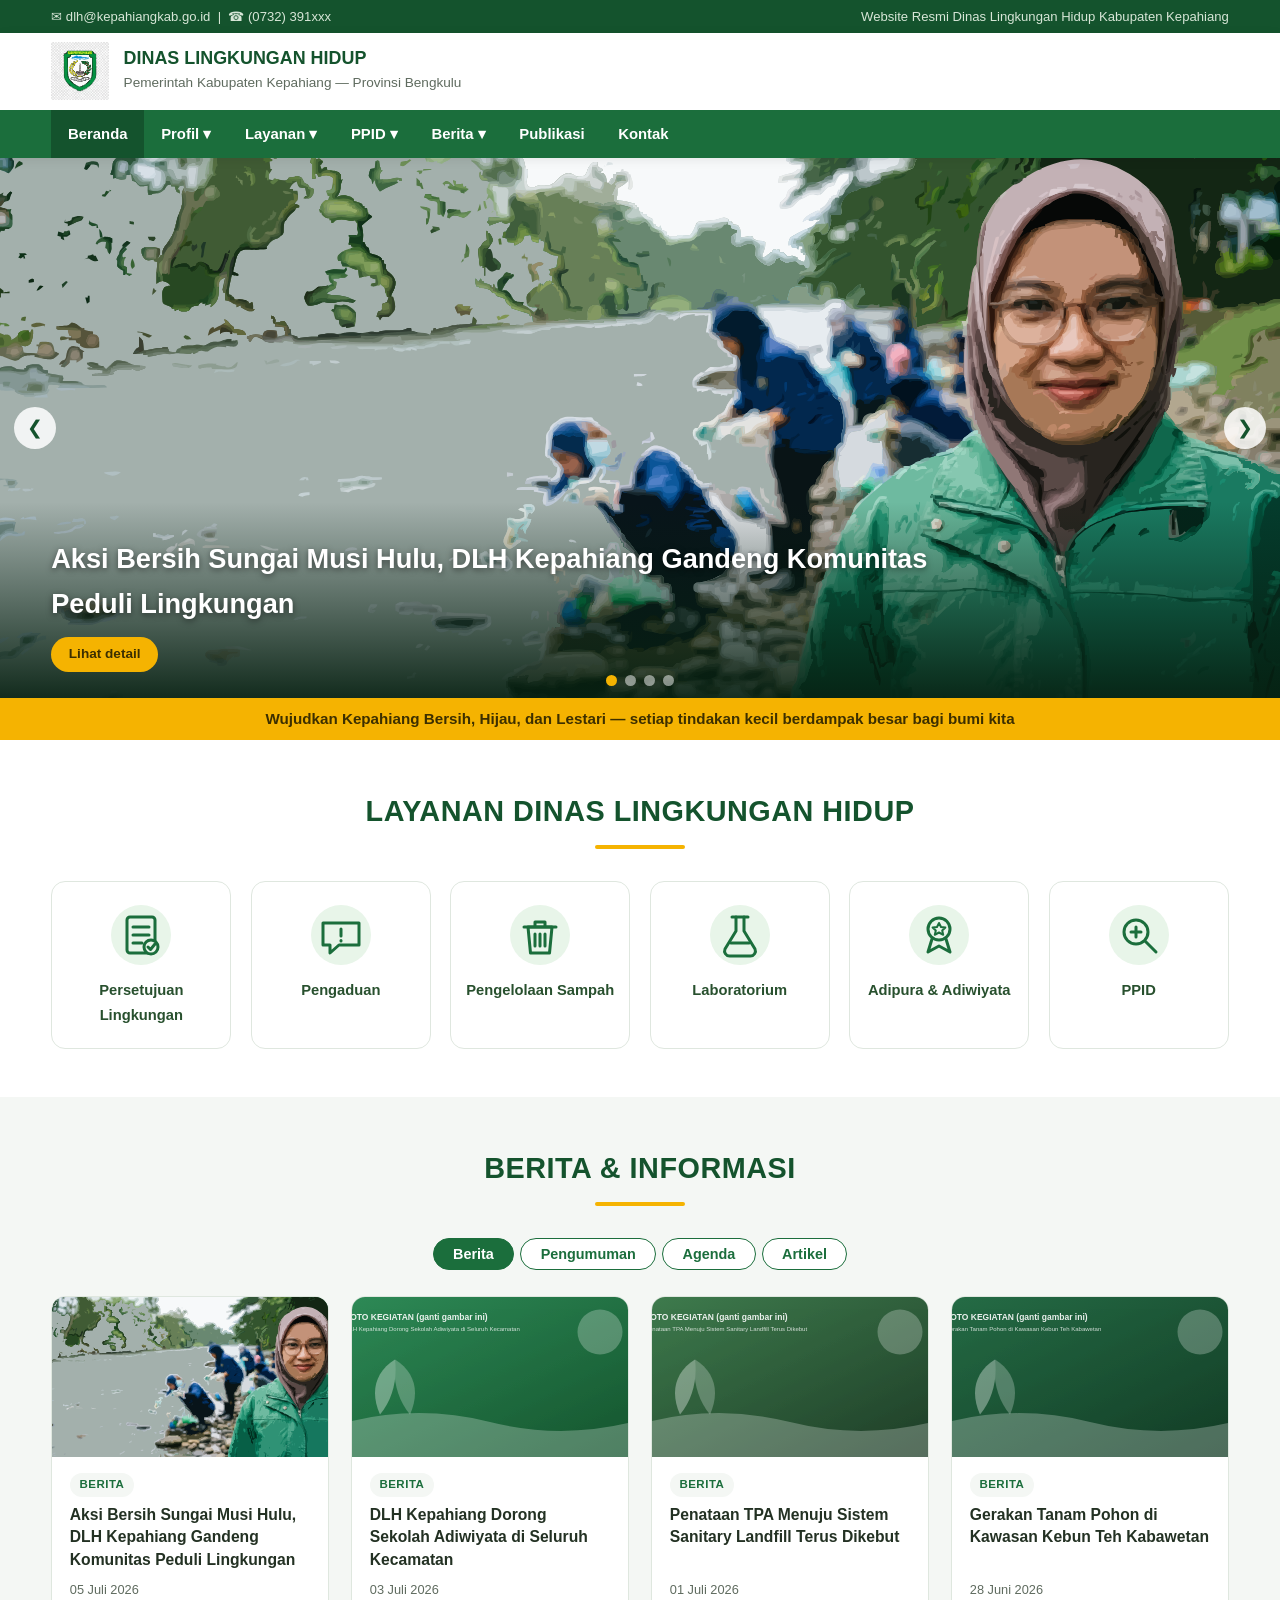
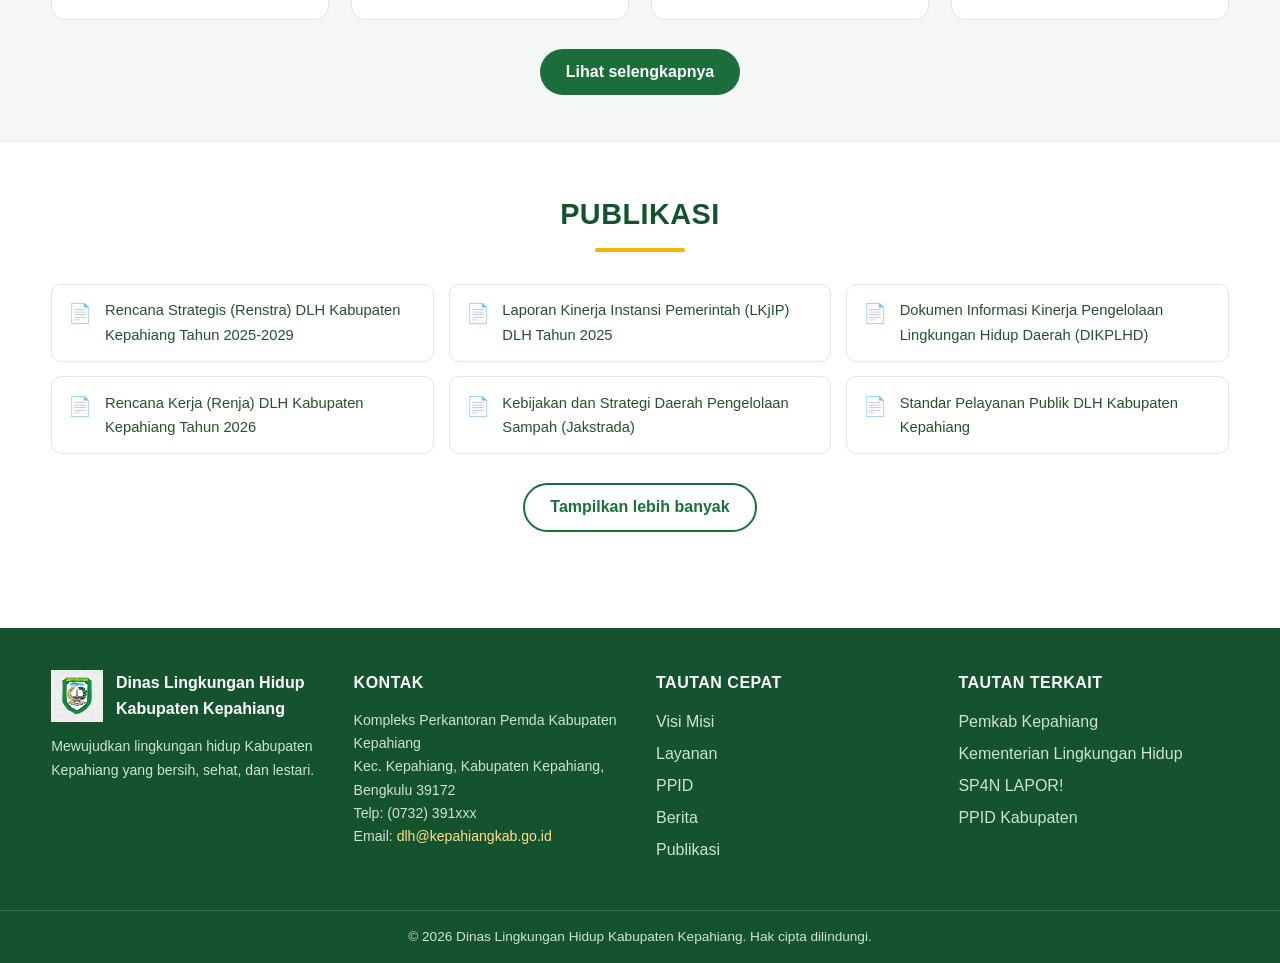
<file: index.html>
<!DOCTYPE html>
<html lang="id">
<head>
<meta charset="UTF-8">
<meta name="viewport" content="width=device-width, initial-scale=1.0">
<title>Beranda — Dinas Lingkungan Hidup Kabupaten Kepahiang</title>
<meta name="description" content="Website resmi Dinas Lingkungan Hidup Kabupaten Kepahiang — informasi layanan, berita, dan publikasi lingkungan hidup.">
<link rel="icon" type="image/svg+xml" href="assets/img/logo.svg">
<link rel="stylesheet" href="css/style.css">
</head>
<body>
<div class="topbar">
  <div class="container">
    <span>&#9993; dlh@kepahiangkab.go.id &nbsp;|&nbsp; &#9742; (0732) 391xxx</span>
    <span>Website Resmi Dinas Lingkungan Hidup Kabupaten Kepahiang</span>
  </div>
</div>
<header class="site">
  <div class="container brandbar">
    <img src="assets/img/logo.svg" alt="Logo Dinas Lingkungan Hidup Kabupaten Kepahiang">
    <div class="nama">
      <b>DINAS LINGKUNGAN HIDUP</b>
      <span>Pemerintah Kabupaten Kepahiang &mdash; Provinsi Bengkulu</span>
    </div>
  </div>
  <nav class="utama"><button id="tglMobile">&#9776; MENU</button><div class="container"><ul><li><a href="index.html" class="aktif">Beranda</a></li><li><a href="#">Profil &#9662;</a><ul><li><a href="profil-visi-misi.html">Visi Misi</a></li><li><a href="profil-tugas-fungsi.html">Tugas dan Fungsi</a></li><li><a href="profil-struktur.html">Struktur Organisasi</a></li><li><a href="profil-kepala-dinas.html">Profil Kepala Dinas</a></li></ul></li><li><a href="#">Layanan &#9662;</a><ul><li><a href="layanan.html#persetujuan">Persetujuan Lingkungan</a></li><li><a href="layanan.html#pengaduan">Pengaduan Lingkungan</a></li><li><a href="layanan.html#sampah">Pengelolaan Sampah</a></li><li><a href="layanan.html#laboratorium">Laboratorium Lingkungan</a></li><li><a href="layanan.html#adipura">Adipura &amp; Adiwiyata</a></li></ul></li><li><a href="#">PPID &#9662;</a><ul><li><a href="ppid.html#profil">Profil PPID</a></li><li><a href="ppid.html#dip">Daftar Informasi Publik</a></li><li><a href="ppid.html#prosedur">Prosedur Permohonan Informasi</a></li><li><a href="ppid.html#keberatan">Pengajuan Keberatan</a></li></ul></li><li><a href="#">Berita &#9662;</a><ul><li><a href="berita.html#berita">Berita</a></li><li><a href="berita.html#pengumuman">Pengumuman</a></li><li><a href="berita.html#agenda">Agenda</a></li><li><a href="berita.html#artikel">Artikel</a></li></ul></li><li><a href="publikasi.html">Publikasi</a></li><li><a href="kontak.html">Kontak</a></li></ul></div></nav>
</header>
<div class="hero"><div class="slide tampil">
<img src="assets/img/hero-1.svg" alt="Aksi Bersih Sungai Musi Hulu, DLH Kepahiang Gandeng Komunitas Peduli Lingkungan">
<div class="ket"><div class="container"><h2>Aksi Bersih Sungai Musi Hulu, DLH Kepahiang Gandeng Komunitas Peduli Lingkungan</h2>
<a class="detail" href="berita-detail.html">Lihat detail</a></div></div></div><div class="slide">
<img src="assets/img/hero-2.svg" alt="DLH Kepahiang Dorong Sekolah Adiwiyata di Seluruh Kecamatan">
<div class="ket"><div class="container"><h2>DLH Kepahiang Dorong Sekolah Adiwiyata di Seluruh Kecamatan</h2>
<a class="detail" href="berita-detail.html">Lihat detail</a></div></div></div><div class="slide">
<img src="assets/img/hero-3.svg" alt="Penataan TPA Menuju Sistem Sanitary Landfill Terus Dikebut">
<div class="ket"><div class="container"><h2>Penataan TPA Menuju Sistem Sanitary Landfill Terus Dikebut</h2>
<a class="detail" href="berita-detail.html">Lihat detail</a></div></div></div><div class="slide">
<img src="assets/img/hero-4.svg" alt="Gerakan Tanam Pohon di Kawasan Kebun Teh Kabawetan">
<div class="ket"><div class="container"><h2>Gerakan Tanam Pohon di Kawasan Kebun Teh Kabawetan</h2>
<a class="detail" href="berita-detail.html">Lihat detail</a></div></div></div>
<button class="nav prev" aria-label="Sebelumnya">&#10094;</button>
<button class="nav next" aria-label="Berikutnya">&#10095;</button>
<div class="titik"><button aria-label="Slide 1" class="on"></button><button aria-label="Slide 2"></button><button aria-label="Slide 3"></button><button aria-label="Slide 4"></button></div></div>
<div class="strip">Wujudkan Kepahiang Bersih, Hijau, dan Lestari &mdash; setiap tindakan kecil berdampak besar bagi bumi kita</div>
<section class="blok">
  <div class="container">
    <div class="judul-blok"><h2>Layanan Dinas Lingkungan Hidup</h2></div>
    <div class="layanan-grid"><a href="layanan.html#persetujuan"><img src="assets/img/icon-amdal.svg" alt="">Persetujuan Lingkungan</a><a href="layanan.html#pengaduan"><img src="assets/img/icon-pengaduan.svg" alt="">Pengaduan</a><a href="layanan.html#sampah"><img src="assets/img/icon-sampah.svg" alt="">Pengelolaan Sampah</a><a href="layanan.html#laboratorium"><img src="assets/img/icon-lab.svg" alt="">Laboratorium</a><a href="layanan.html#adipura"><img src="assets/img/icon-adipura.svg" alt="">Adipura &amp; Adiwiyata</a><a href="ppid.html"><img src="assets/img/icon-ppid.svg" alt="">PPID</a></div>
  </div>
</section>
<section class="blok krem" data-tabs="#gridBerita .kartu">
  <div class="container">
    <div class="judul-blok"><h2>Berita &amp; Informasi</h2></div>
    <div class="tabs">
      <button data-kat="berita" class="on">Berita</button>
      <button data-kat="pengumuman">Pengumuman</button>
      <button data-kat="agenda">Agenda</button>
      <button data-kat="artikel">Artikel</button>
    </div>
    <div class="kartu-grid" id="gridBerita"><article class="kartu" data-kat="berita">
<img src="assets/img/hero-1.svg" alt="">
<div class="isi"><span class="kat">Berita</span>
<h3><a href="berita-detail.html">Aksi Bersih Sungai Musi Hulu, DLH Kepahiang Gandeng Komunitas Peduli Lingkungan</a></h3>
<time>05 Juli 2026</time></div></article><article class="kartu" data-kat="berita">
<img src="assets/img/hero-2.svg" alt="">
<div class="isi"><span class="kat">Berita</span>
<h3><a href="berita-detail.html">DLH Kepahiang Dorong Sekolah Adiwiyata di Seluruh Kecamatan</a></h3>
<time>03 Juli 2026</time></div></article><article class="kartu" data-kat="berita">
<img src="assets/img/hero-3.svg" alt="">
<div class="isi"><span class="kat">Berita</span>
<h3><a href="berita-detail.html">Penataan TPA Menuju Sistem Sanitary Landfill Terus Dikebut</a></h3>
<time>01 Juli 2026</time></div></article><article class="kartu" data-kat="berita">
<img src="assets/img/hero-4.svg" alt="">
<div class="isi"><span class="kat">Berita</span>
<h3><a href="berita-detail.html">Gerakan Tanam Pohon di Kawasan Kebun Teh Kabawetan</a></h3>
<time>28 Juni 2026</time></div></article><article class="kartu" data-kat="pengumuman">
<img src="assets/img/hero-3.svg" alt="">
<div class="isi"><span class="kat">Pengumuman</span>
<h3><a href="berita-detail.html">Jadwal Pengangkutan Sampah Wilayah Perkotaan Kepahiang Bulan Juli 2026</a></h3>
<time>30 Juni 2026</time></div></article><article class="kartu" data-kat="pengumuman">
<img src="assets/img/hero-2.svg" alt="">
<div class="isi"><span class="kat">Pengumuman</span>
<h3><a href="berita-detail.html">Pendaftaran Calon Sekolah Adiwiyata Tingkat Kabupaten Tahun 2026</a></h3>
<time>20 Juni 2026</time></div></article><article class="kartu" data-kat="agenda">
<img src="assets/img/hero-1.svg" alt="">
<div class="isi"><span class="kat">Agenda</span>
<h3><a href="berita-detail.html">Sosialisasi Pemilahan Sampah Rumah Tangga di Kecamatan Tebat Karai</a></h3>
<time>17 Juli 2026</time></div></article><article class="kartu" data-kat="agenda">
<img src="assets/img/hero-4.svg" alt="">
<div class="isi"><span class="kat">Agenda</span>
<h3><a href="berita-detail.html">Peringatan Hari Mangrove Sedunia: Aksi Lingkungan Serentak</a></h3>
<time>25 Juli 2026</time></div></article><article class="kartu" data-kat="artikel">
<img src="assets/img/hero-3.svg" alt="">
<div class="isi"><span class="kat">Artikel</span>
<h3><a href="berita-detail.html">Mengenal Bank Sampah: Dari Sampah Menjadi Berkah</a></h3>
<time>15 Juni 2026</time></div></article><article class="kartu" data-kat="artikel">
<img src="assets/img/hero-1.svg" alt="">
<div class="isi"><span class="kat">Artikel</span>
<h3><a href="berita-detail.html">Mengapa Kualitas Air Sungai Penting bagi Kehidupan Kita?</a></h3>
<time>05 Juni 2026</time></div></article></div>
    <div class="tengah"><a class="tombol" href="berita.html">Lihat selengkapnya</a></div>
  </div>
</section>
<section class="blok">
  <div class="container">
    <div class="judul-blok"><h2>Publikasi</h2></div>
    <div class="pub-grid"><a href="#">Rencana Strategis (Renstra) DLH Kabupaten Kepahiang Tahun 2025-2029</a><a href="#">Laporan Kinerja Instansi Pemerintah (LKjIP) DLH Tahun 2025</a><a href="#">Dokumen Informasi Kinerja Pengelolaan Lingkungan Hidup Daerah (DIKPLHD)</a><a href="#">Rencana Kerja (Renja) DLH Kabupaten Kepahiang Tahun 2026</a><a href="#">Kebijakan dan Strategi Daerah Pengelolaan Sampah (Jakstrada)</a><a href="#">Standar Pelayanan Publik DLH Kabupaten Kepahiang</a></div>
    <div class="tengah"><a class="tombol garis" href="publikasi.html">Tampilkan lebih banyak</a></div>
  </div>
</section>
<footer class="site">
  <div class="container footer-grid">
    <div>
      <div class="brand"><img src="assets/img/logo.svg" alt="Logo DLH">
        <b style="color:#fff">Dinas Lingkungan Hidup<br>Kabupaten Kepahiang</b></div>
      <p style="font-size:.88rem">Mewujudkan lingkungan hidup Kabupaten Kepahiang yang bersih, sehat, dan lestari.</p>
    </div>
    <div>
      <h4>Kontak</h4>
      <p style="font-size:.88rem">Kompleks Perkantoran Pemda Kabupaten Kepahiang<br>Kec. Kepahiang, Kabupaten Kepahiang, Bengkulu 39172<br>Telp: (0732) 391xxx<br>Email: <a href="mailto:dlh@kepahiangkab.go.id">dlh@kepahiangkab.go.id</a></p>
    </div>
    <div>
      <h4>Tautan Cepat</h4>
      <ul>
        <li><a href="profil-visi-misi.html">Visi Misi</a></li>
        <li><a href="layanan.html">Layanan</a></li>
        <li><a href="ppid.html">PPID</a></li>
        <li><a href="berita.html">Berita</a></li>
        <li><a href="publikasi.html">Publikasi</a></li>
      </ul>
    </div>
    <div>
      <h4>Tautan Terkait</h4>
      <ul>
        <li><a href="https://kepahiangkab.go.id" target="_blank" rel="noopener">Pemkab Kepahiang</a></li>
        <li><a href="https://kemenlh.go.id" target="_blank" rel="noopener">Kementerian Lingkungan Hidup</a></li>
        <li><a href="https://www.lapor.go.id" target="_blank" rel="noopener">SP4N LAPOR!</a></li>
        <li><a href="https://ppid.kepahiangkab.go.id" target="_blank" rel="noopener">PPID Kabupaten</a></li>
      </ul>
    </div>
  </div>
  <div class="copyright">&copy; 2026 Dinas Lingkungan Hidup Kabupaten Kepahiang. Hak cipta dilindungi.</div>
</footer>
<script src="js/script.js"></script>
</body>
</html>
</file>
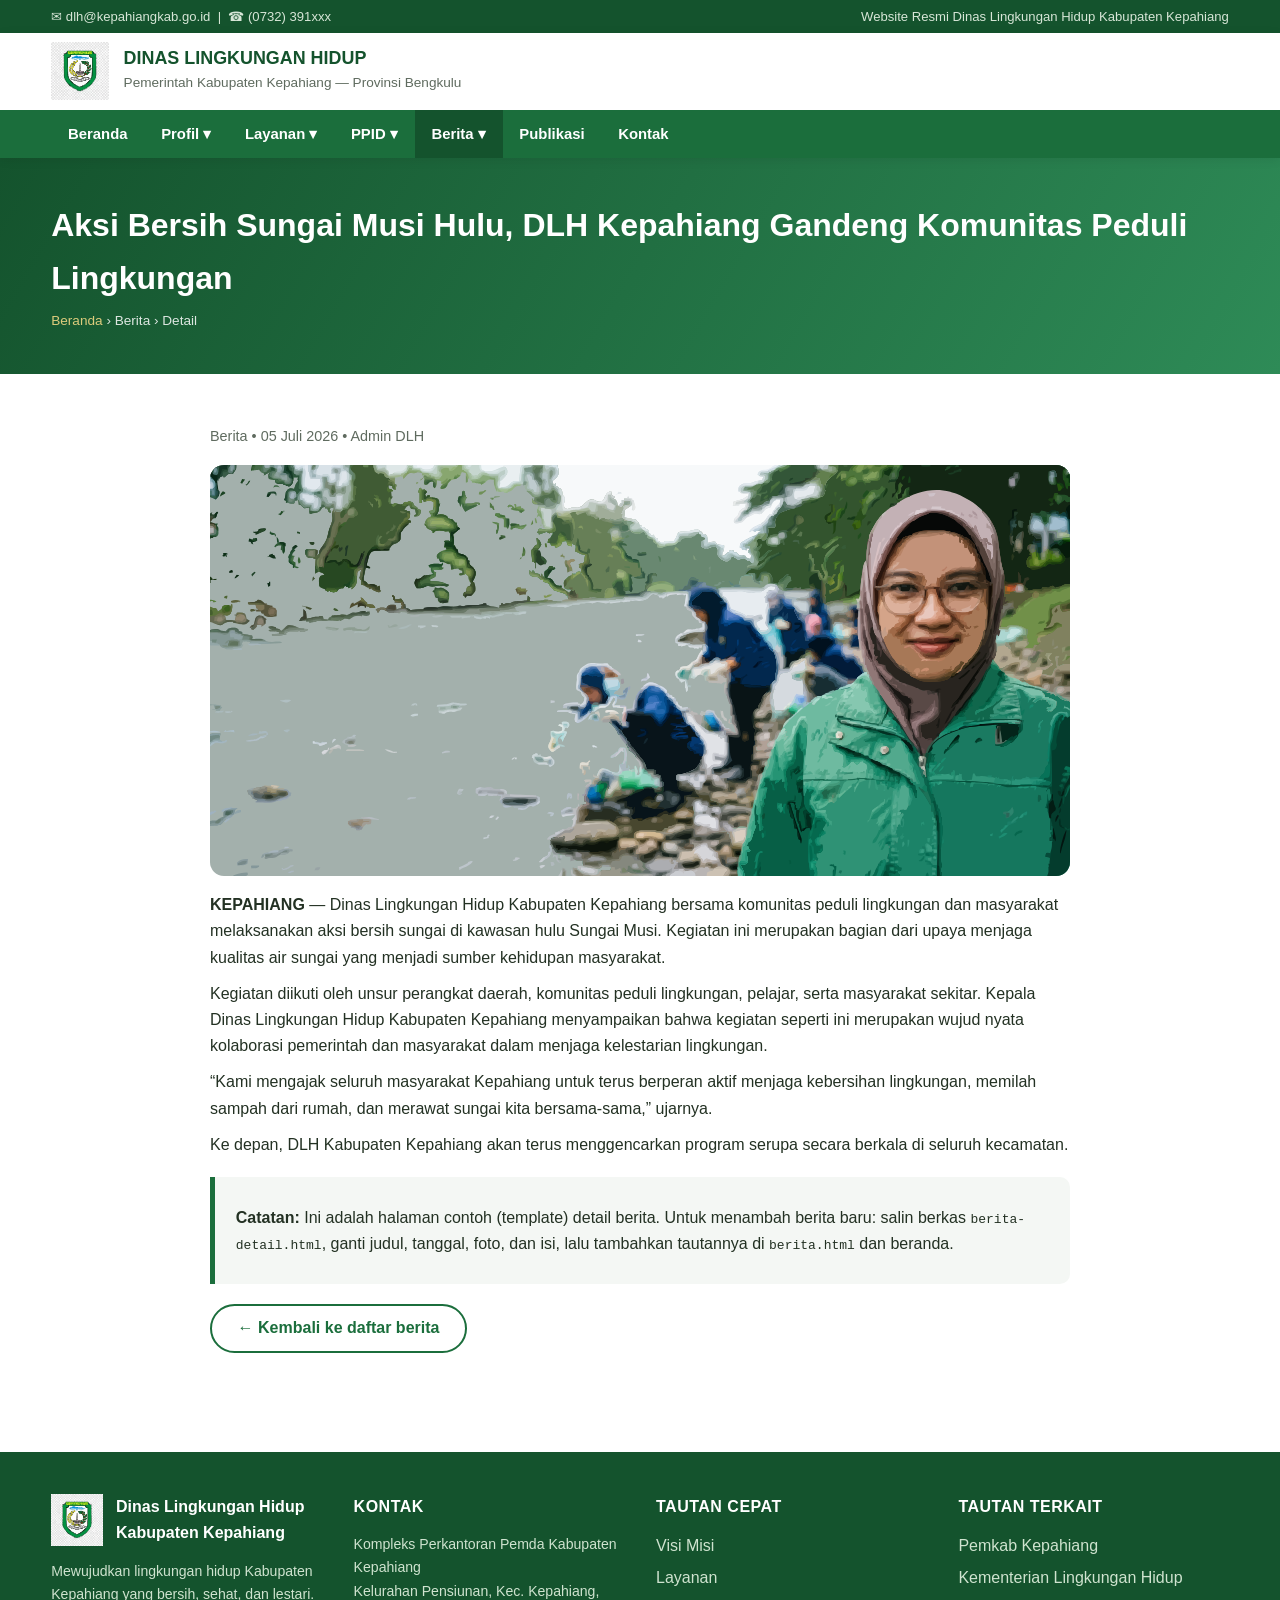
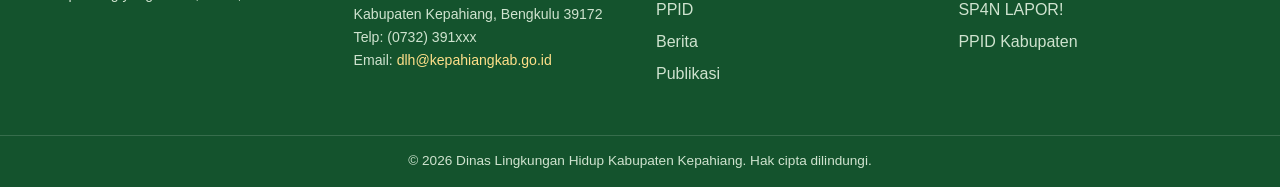
<file: berita-detail.html>
<!DOCTYPE html>
<html lang="id">
<head>
<meta charset="UTF-8">
<meta name="viewport" content="width=device-width, initial-scale=1.0">
<title>Detail Berita — Dinas Lingkungan Hidup Kabupaten Kepahiang</title>
<meta name="description" content="Website resmi Dinas Lingkungan Hidup Kabupaten Kepahiang — informasi layanan, berita, dan publikasi lingkungan hidup.">
<link rel="icon" type="image/svg+xml" href="assets/img/logo.svg">
<link rel="stylesheet" href="css/style.css">
</head>
<body>
<div class="topbar">
  <div class="container">
    <span>&#9993; dlh@kepahiangkab.go.id &nbsp;|&nbsp; &#9742; (0732) 391xxx</span>
    <span>Website Resmi Dinas Lingkungan Hidup Kabupaten Kepahiang</span>
  </div>
</div>
<header class="site">
  <div class="container brandbar">
    <img src="assets/img/logo.svg" alt="Logo Dinas Lingkungan Hidup Kabupaten Kepahiang">
    <div class="nama">
      <b>DINAS LINGKUNGAN HIDUP</b>
      <span>Pemerintah Kabupaten Kepahiang &mdash; Provinsi Bengkulu</span>
    </div>
  </div>
  <nav class="utama"><button id="tglMobile">&#9776; MENU</button><div class="container"><ul><li><a href="index.html">Beranda</a></li><li><a href="#">Profil &#9662;</a><ul><li><a href="profil-visi-misi.html">Visi Misi</a></li><li><a href="profil-tugas-fungsi.html">Tugas dan Fungsi</a></li><li><a href="profil-struktur.html">Struktur Organisasi</a></li><li><a href="profil-kepala-dinas.html">Profil Kepala Dinas</a></li></ul></li><li><a href="#">Layanan &#9662;</a><ul><li><a href="layanan.html#persetujuan">Persetujuan Lingkungan</a></li><li><a href="layanan.html#pengaduan">Pengaduan Lingkungan</a></li><li><a href="layanan.html#sampah">Pengelolaan Sampah</a></li><li><a href="layanan.html#laboratorium">Laboratorium Lingkungan</a></li><li><a href="layanan.html#adipura">Adipura &amp; Adiwiyata</a></li></ul></li><li><a href="#">PPID &#9662;</a><ul><li><a href="ppid.html#profil">Profil PPID</a></li><li><a href="ppid.html#dip">Daftar Informasi Publik</a></li><li><a href="ppid.html#prosedur">Prosedur Permohonan Informasi</a></li><li><a href="ppid.html#keberatan">Pengajuan Keberatan</a></li></ul></li><li><a href="#" class="aktif">Berita &#9662;</a><ul><li><a href="berita.html#berita">Berita</a></li><li><a href="berita.html#pengumuman">Pengumuman</a></li><li><a href="berita.html#agenda">Agenda</a></li><li><a href="berita.html#artikel">Artikel</a></li></ul></li><li><a href="publikasi.html">Publikasi</a></li><li><a href="kontak.html">Kontak</a></li></ul></div></nav>
</header>
<div class="kepala-halaman"><div class="container">
<h1>Aksi Bersih Sungai Musi Hulu, DLH Kepahiang Gandeng Komunitas Peduli Lingkungan</h1>
<div class="remah"><a href="index.html">Beranda</a> &rsaquo; Berita › Detail</div>
</div></div>
<div class="container konten" style="max-width:860px">
<p style="color:var(--abu);font-size:.9rem">Berita &bull; 05 Juli 2026 &bull; Admin DLH</p>
<img src="assets/img/hero-1.svg" alt="Aksi Bersih Sungai Musi Hulu, DLH Kepahiang Gandeng Komunitas Peduli Lingkungan" style="border-radius:14px;margin:1rem 0">
<p><b>KEPAHIANG</b> &mdash; Dinas Lingkungan Hidup Kabupaten Kepahiang bersama komunitas peduli lingkungan dan masyarakat melaksanakan aksi bersih sungai di kawasan hulu Sungai Musi. Kegiatan ini merupakan bagian dari upaya menjaga kualitas air sungai yang menjadi sumber kehidupan masyarakat.</p>
<p>Kegiatan diikuti oleh unsur perangkat daerah, komunitas peduli lingkungan, pelajar, serta masyarakat sekitar. Kepala Dinas Lingkungan Hidup Kabupaten Kepahiang menyampaikan bahwa kegiatan seperti ini merupakan wujud nyata kolaborasi pemerintah dan masyarakat dalam menjaga kelestarian lingkungan.</p>
<p>&ldquo;Kami mengajak seluruh masyarakat Kepahiang untuk terus berperan aktif menjaga kebersihan lingkungan, memilah sampah dari rumah, dan merawat sungai kita bersama-sama,&rdquo; ujarnya.</p>
<p>Ke depan, DLH Kabupaten Kepahiang akan terus menggencarkan program serupa secara berkala di seluruh kecamatan.</p>
<div class="kotak"><p><b>Catatan:</b> Ini adalah halaman contoh (template) detail berita. Untuk menambah berita baru: salin berkas <code>berita-detail.html</code>, ganti judul, tanggal, foto, dan isi, lalu tambahkan tautannya di <code>berita.html</code> dan beranda.</p></div>
<p><a class="tombol garis" href="berita.html">&larr; Kembali ke daftar berita</a></p>
</div>
<footer class="site">
  <div class="container footer-grid">
    <div>
      <div class="brand"><img src="assets/img/logo.svg" alt="Logo DLH">
        <b style="color:#fff">Dinas Lingkungan Hidup<br>Kabupaten Kepahiang</b></div>
      <p style="font-size:.88rem">Mewujudkan lingkungan hidup Kabupaten Kepahiang yang bersih, sehat, dan lestari.</p>
    </div>
    <div>
      <h4>Kontak</h4>
      <p style="font-size:.88rem">Kompleks Perkantoran Pemda Kabupaten Kepahiang<br>Kelurahan Pensiunan, Kec. Kepahiang, Kabupaten Kepahiang, Bengkulu 39172<br>Telp: (0732) 391xxx<br>Email: <a href="mailto:dlh@kepahiangkab.go.id">dlh@kepahiangkab.go.id</a></p>
    </div>
    <div>
      <h4>Tautan Cepat</h4>
      <ul>
        <li><a href="profil-visi-misi.html">Visi Misi</a></li>
        <li><a href="layanan.html">Layanan</a></li>
        <li><a href="ppid.html">PPID</a></li>
        <li><a href="berita.html">Berita</a></li>
        <li><a href="publikasi.html">Publikasi</a></li>
      </ul>
    </div>
    <div>
      <h4>Tautan Terkait</h4>
      <ul>
        <li><a href="https://kepahiangkab.go.id" target="_blank" rel="noopener">Pemkab Kepahiang</a></li>
        <li><a href="https://kemenlh.go.id" target="_blank" rel="noopener">Kementerian Lingkungan Hidup</a></li>
        <li><a href="https://www.lapor.go.id" target="_blank" rel="noopener">SP4N LAPOR!</a></li>
        <li><a href="https://ppid.kepahiangkab.go.id" target="_blank" rel="noopener">PPID Kabupaten</a></li>
      </ul>
    </div>
  </div>
  <div class="copyright">&copy; 2026 Dinas Lingkungan Hidup Kabupaten Kepahiang. Hak cipta dilindungi.</div>
</footer>
<script src="js/script.js"></script>
</body>
</html>
</file>
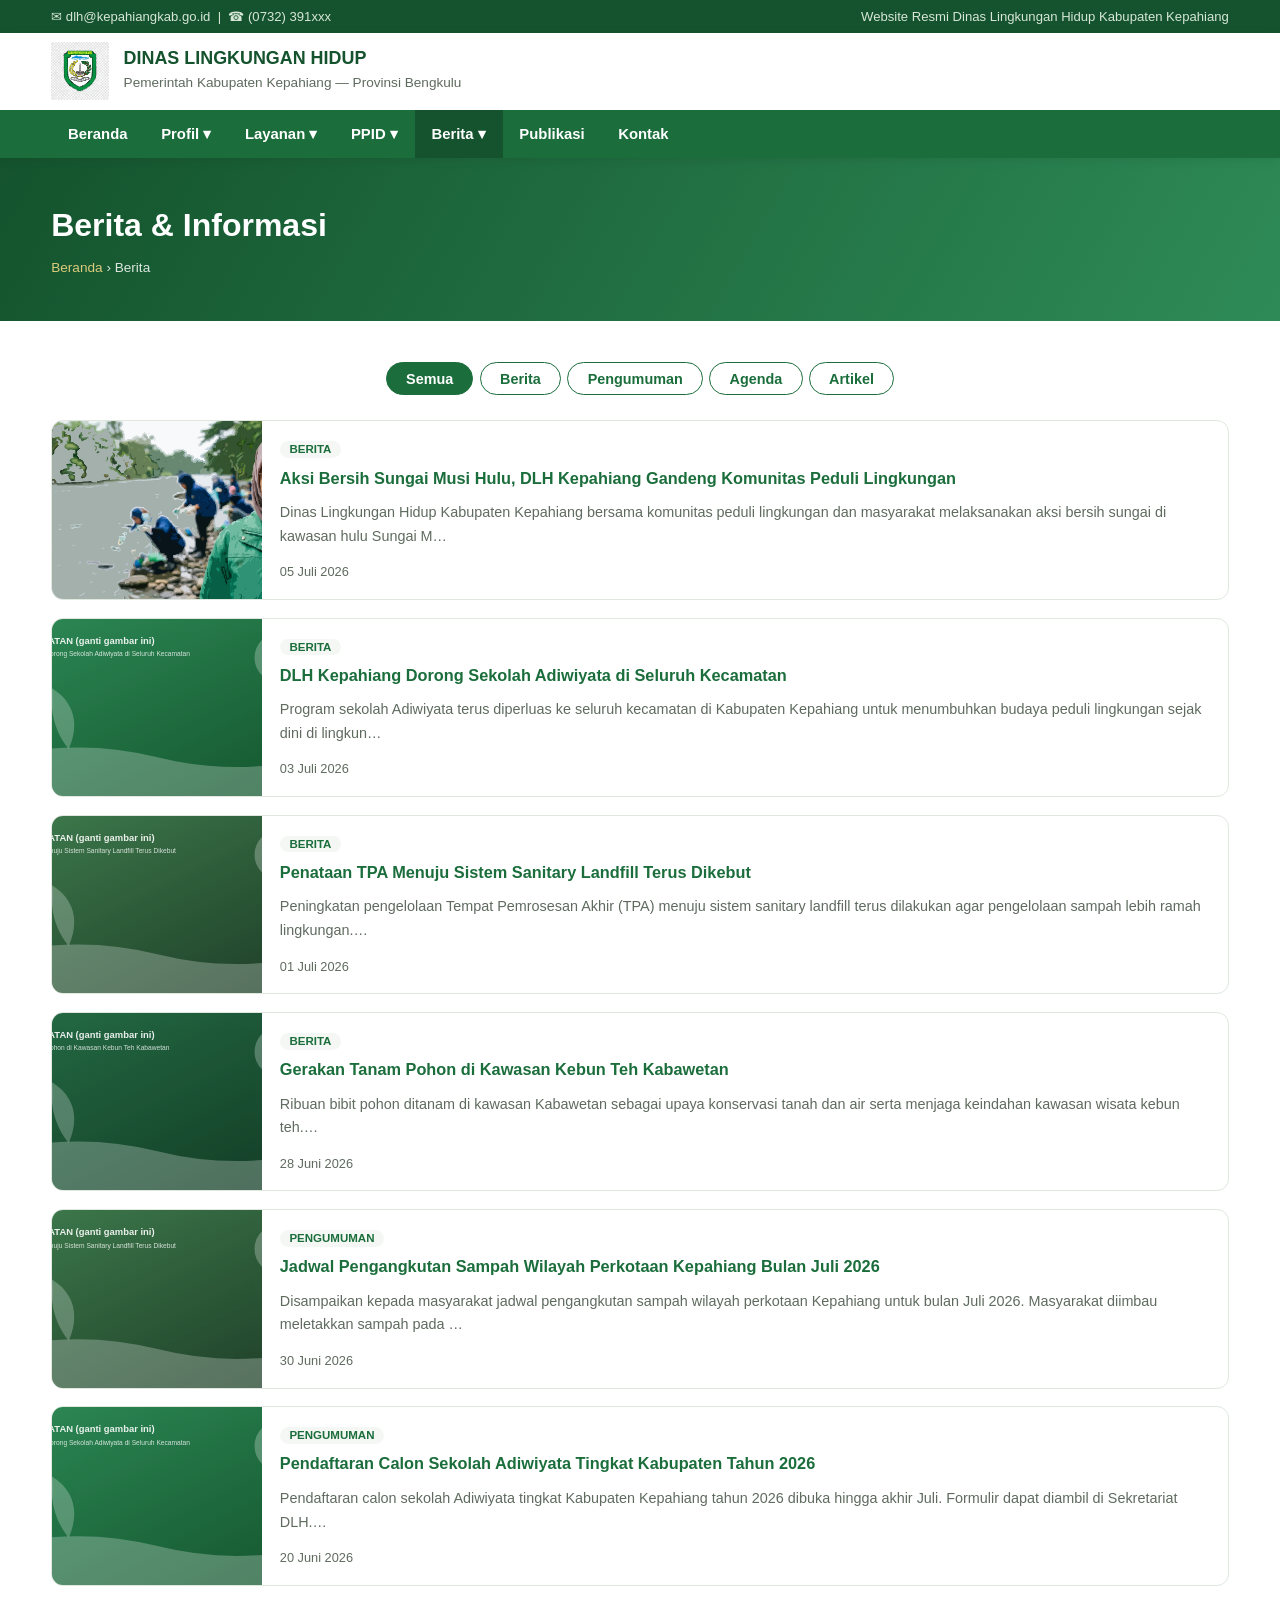
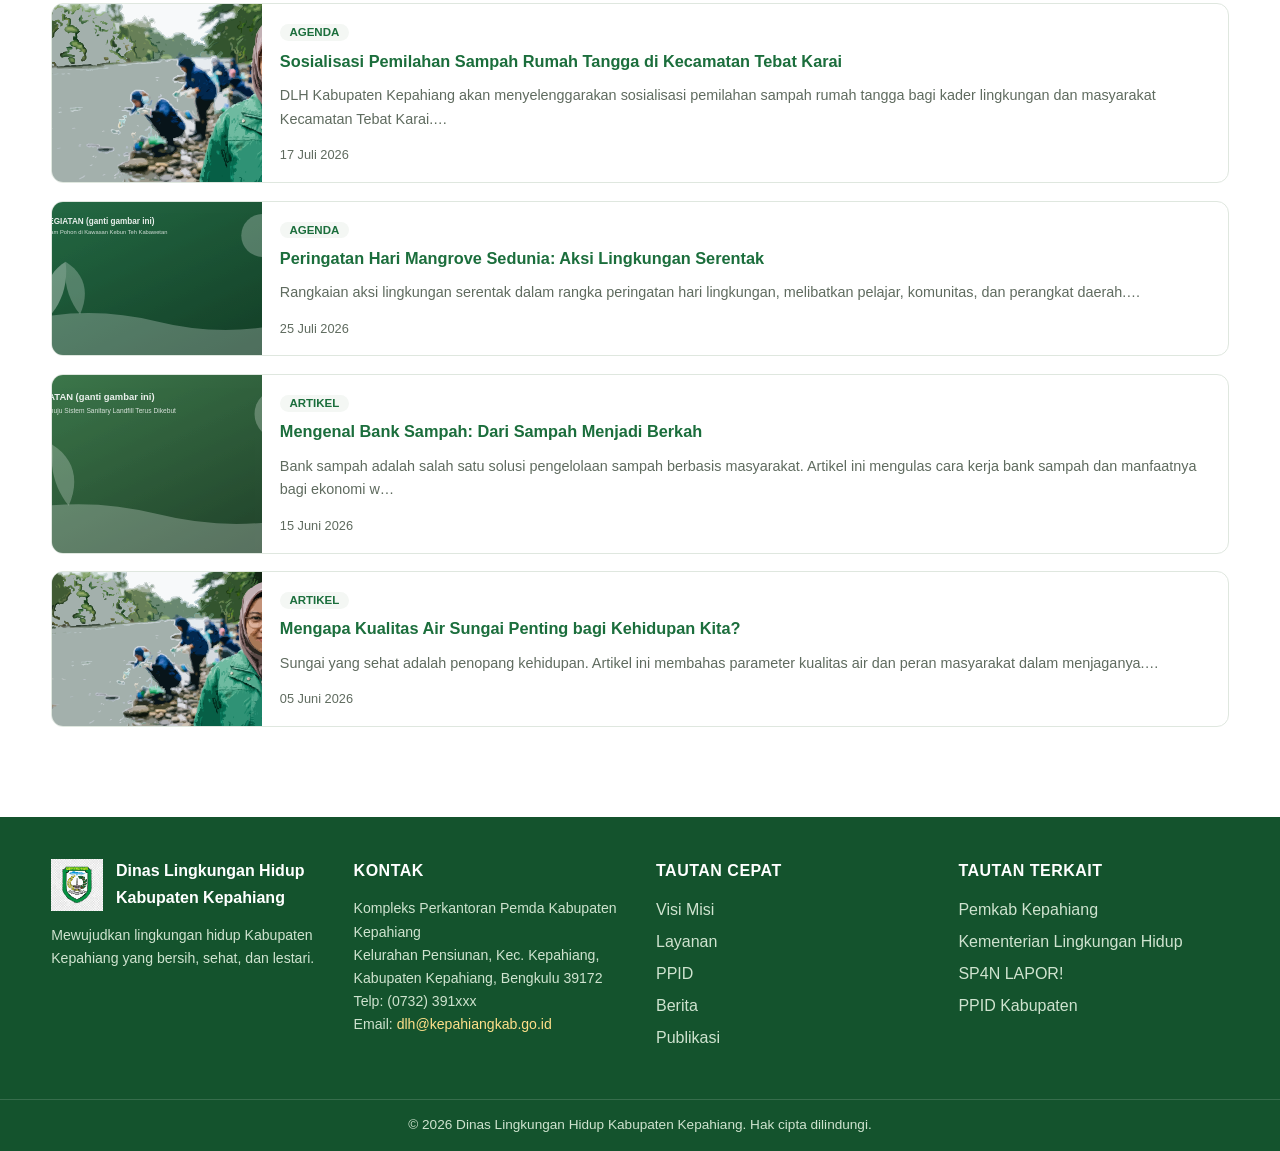
<file: berita.html>
<!DOCTYPE html>
<html lang="id">
<head>
<meta charset="UTF-8">
<meta name="viewport" content="width=device-width, initial-scale=1.0">
<title>Berita &amp; Informasi — Dinas Lingkungan Hidup Kabupaten Kepahiang</title>
<meta name="description" content="Website resmi Dinas Lingkungan Hidup Kabupaten Kepahiang — informasi layanan, berita, dan publikasi lingkungan hidup.">
<link rel="icon" type="image/svg+xml" href="assets/img/logo.svg">
<link rel="stylesheet" href="css/style.css">
</head>
<body>
<div class="topbar">
  <div class="container">
    <span>&#9993; dlh@kepahiangkab.go.id &nbsp;|&nbsp; &#9742; (0732) 391xxx</span>
    <span>Website Resmi Dinas Lingkungan Hidup Kabupaten Kepahiang</span>
  </div>
</div>
<header class="site">
  <div class="container brandbar">
    <img src="assets/img/logo.svg" alt="Logo Dinas Lingkungan Hidup Kabupaten Kepahiang">
    <div class="nama">
      <b>DINAS LINGKUNGAN HIDUP</b>
      <span>Pemerintah Kabupaten Kepahiang &mdash; Provinsi Bengkulu</span>
    </div>
  </div>
  <nav class="utama"><button id="tglMobile">&#9776; MENU</button><div class="container"><ul><li><a href="index.html">Beranda</a></li><li><a href="#">Profil &#9662;</a><ul><li><a href="profil-visi-misi.html">Visi Misi</a></li><li><a href="profil-tugas-fungsi.html">Tugas dan Fungsi</a></li><li><a href="profil-struktur.html">Struktur Organisasi</a></li><li><a href="profil-kepala-dinas.html">Profil Kepala Dinas</a></li></ul></li><li><a href="#">Layanan &#9662;</a><ul><li><a href="layanan.html#persetujuan">Persetujuan Lingkungan</a></li><li><a href="layanan.html#pengaduan">Pengaduan Lingkungan</a></li><li><a href="layanan.html#sampah">Pengelolaan Sampah</a></li><li><a href="layanan.html#laboratorium">Laboratorium Lingkungan</a></li><li><a href="layanan.html#adipura">Adipura &amp; Adiwiyata</a></li></ul></li><li><a href="#">PPID &#9662;</a><ul><li><a href="ppid.html#profil">Profil PPID</a></li><li><a href="ppid.html#dip">Daftar Informasi Publik</a></li><li><a href="ppid.html#prosedur">Prosedur Permohonan Informasi</a></li><li><a href="ppid.html#keberatan">Pengajuan Keberatan</a></li></ul></li><li><a href="#" class="aktif">Berita &#9662;</a><ul><li><a href="berita.html#berita">Berita</a></li><li><a href="berita.html#pengumuman">Pengumuman</a></li><li><a href="berita.html#agenda">Agenda</a></li><li><a href="berita.html#artikel">Artikel</a></li></ul></li><li><a href="publikasi.html">Publikasi</a></li><li><a href="kontak.html">Kontak</a></li></ul></div></nav>
</header>
<div class="kepala-halaman"><div class="container">
<h1>Berita &amp; Informasi</h1>
<div class="remah"><a href="index.html">Beranda</a> &rsaquo; Berita</div>
</div></div>
<div class="container konten" data-tabs="#daftarBerita .item-berita">
<div class="tabs">
<button data-kat="semua" class="on">Semua</button>
<button data-kat="berita">Berita</button>
<button data-kat="pengumuman">Pengumuman</button>
<button data-kat="agenda">Agenda</button>
<button data-kat="artikel">Artikel</button>
</div>
<div class="daftar-berita" id="daftarBerita"><article class="item-berita" data-kat="berita">
<img src="assets/img/hero-1.svg" alt="">
<div class="isi"><span class="kat" style="background:var(--krem);color:var(--hijau);font-size:.72rem;font-weight:700;text-transform:uppercase;padding:.15rem .6rem;border-radius:99px">Berita</span>
<h3><a href="berita-detail.html">Aksi Bersih Sungai Musi Hulu, DLH Kepahiang Gandeng Komunitas Peduli Lingkungan</a></h3>
<p>Dinas Lingkungan Hidup Kabupaten Kepahiang bersama komunitas peduli lingkungan dan masyarakat melaksanakan aksi bersih sungai di kawasan hulu Sungai M&hellip;</p>
<time style="font-size:.8rem;color:var(--abu)">05 Juli 2026</time></div></article><article class="item-berita" data-kat="berita">
<img src="assets/img/hero-2.svg" alt="">
<div class="isi"><span class="kat" style="background:var(--krem);color:var(--hijau);font-size:.72rem;font-weight:700;text-transform:uppercase;padding:.15rem .6rem;border-radius:99px">Berita</span>
<h3><a href="berita-detail.html">DLH Kepahiang Dorong Sekolah Adiwiyata di Seluruh Kecamatan</a></h3>
<p>Program sekolah Adiwiyata terus diperluas ke seluruh kecamatan di Kabupaten Kepahiang untuk menumbuhkan budaya peduli lingkungan sejak dini di lingkun&hellip;</p>
<time style="font-size:.8rem;color:var(--abu)">03 Juli 2026</time></div></article><article class="item-berita" data-kat="berita">
<img src="assets/img/hero-3.svg" alt="">
<div class="isi"><span class="kat" style="background:var(--krem);color:var(--hijau);font-size:.72rem;font-weight:700;text-transform:uppercase;padding:.15rem .6rem;border-radius:99px">Berita</span>
<h3><a href="berita-detail.html">Penataan TPA Menuju Sistem Sanitary Landfill Terus Dikebut</a></h3>
<p>Peningkatan pengelolaan Tempat Pemrosesan Akhir (TPA) menuju sistem sanitary landfill terus dilakukan agar pengelolaan sampah lebih ramah lingkungan.&hellip;</p>
<time style="font-size:.8rem;color:var(--abu)">01 Juli 2026</time></div></article><article class="item-berita" data-kat="berita">
<img src="assets/img/hero-4.svg" alt="">
<div class="isi"><span class="kat" style="background:var(--krem);color:var(--hijau);font-size:.72rem;font-weight:700;text-transform:uppercase;padding:.15rem .6rem;border-radius:99px">Berita</span>
<h3><a href="berita-detail.html">Gerakan Tanam Pohon di Kawasan Kebun Teh Kabawetan</a></h3>
<p>Ribuan bibit pohon ditanam di kawasan Kabawetan sebagai upaya konservasi tanah dan air serta menjaga keindahan kawasan wisata kebun teh.&hellip;</p>
<time style="font-size:.8rem;color:var(--abu)">28 Juni 2026</time></div></article><article class="item-berita" data-kat="pengumuman">
<img src="assets/img/hero-3.svg" alt="">
<div class="isi"><span class="kat" style="background:var(--krem);color:var(--hijau);font-size:.72rem;font-weight:700;text-transform:uppercase;padding:.15rem .6rem;border-radius:99px">Pengumuman</span>
<h3><a href="berita-detail.html">Jadwal Pengangkutan Sampah Wilayah Perkotaan Kepahiang Bulan Juli 2026</a></h3>
<p>Disampaikan kepada masyarakat jadwal pengangkutan sampah wilayah perkotaan Kepahiang untuk bulan Juli 2026. Masyarakat diimbau meletakkan sampah pada &hellip;</p>
<time style="font-size:.8rem;color:var(--abu)">30 Juni 2026</time></div></article><article class="item-berita" data-kat="pengumuman">
<img src="assets/img/hero-2.svg" alt="">
<div class="isi"><span class="kat" style="background:var(--krem);color:var(--hijau);font-size:.72rem;font-weight:700;text-transform:uppercase;padding:.15rem .6rem;border-radius:99px">Pengumuman</span>
<h3><a href="berita-detail.html">Pendaftaran Calon Sekolah Adiwiyata Tingkat Kabupaten Tahun 2026</a></h3>
<p>Pendaftaran calon sekolah Adiwiyata tingkat Kabupaten Kepahiang tahun 2026 dibuka hingga akhir Juli. Formulir dapat diambil di Sekretariat DLH.&hellip;</p>
<time style="font-size:.8rem;color:var(--abu)">20 Juni 2026</time></div></article><article class="item-berita" data-kat="agenda">
<img src="assets/img/hero-1.svg" alt="">
<div class="isi"><span class="kat" style="background:var(--krem);color:var(--hijau);font-size:.72rem;font-weight:700;text-transform:uppercase;padding:.15rem .6rem;border-radius:99px">Agenda</span>
<h3><a href="berita-detail.html">Sosialisasi Pemilahan Sampah Rumah Tangga di Kecamatan Tebat Karai</a></h3>
<p>DLH Kabupaten Kepahiang akan menyelenggarakan sosialisasi pemilahan sampah rumah tangga bagi kader lingkungan dan masyarakat Kecamatan Tebat Karai.&hellip;</p>
<time style="font-size:.8rem;color:var(--abu)">17 Juli 2026</time></div></article><article class="item-berita" data-kat="agenda">
<img src="assets/img/hero-4.svg" alt="">
<div class="isi"><span class="kat" style="background:var(--krem);color:var(--hijau);font-size:.72rem;font-weight:700;text-transform:uppercase;padding:.15rem .6rem;border-radius:99px">Agenda</span>
<h3><a href="berita-detail.html">Peringatan Hari Mangrove Sedunia: Aksi Lingkungan Serentak</a></h3>
<p>Rangkaian aksi lingkungan serentak dalam rangka peringatan hari lingkungan, melibatkan pelajar, komunitas, dan perangkat daerah.&hellip;</p>
<time style="font-size:.8rem;color:var(--abu)">25 Juli 2026</time></div></article><article class="item-berita" data-kat="artikel">
<img src="assets/img/hero-3.svg" alt="">
<div class="isi"><span class="kat" style="background:var(--krem);color:var(--hijau);font-size:.72rem;font-weight:700;text-transform:uppercase;padding:.15rem .6rem;border-radius:99px">Artikel</span>
<h3><a href="berita-detail.html">Mengenal Bank Sampah: Dari Sampah Menjadi Berkah</a></h3>
<p>Bank sampah adalah salah satu solusi pengelolaan sampah berbasis masyarakat. Artikel ini mengulas cara kerja bank sampah dan manfaatnya bagi ekonomi w&hellip;</p>
<time style="font-size:.8rem;color:var(--abu)">15 Juni 2026</time></div></article><article class="item-berita" data-kat="artikel">
<img src="assets/img/hero-1.svg" alt="">
<div class="isi"><span class="kat" style="background:var(--krem);color:var(--hijau);font-size:.72rem;font-weight:700;text-transform:uppercase;padding:.15rem .6rem;border-radius:99px">Artikel</span>
<h3><a href="berita-detail.html">Mengapa Kualitas Air Sungai Penting bagi Kehidupan Kita?</a></h3>
<p>Sungai yang sehat adalah penopang kehidupan. Artikel ini membahas parameter kualitas air dan peran masyarakat dalam menjaganya.&hellip;</p>
<time style="font-size:.8rem;color:var(--abu)">05 Juni 2026</time></div></article></div>
</div>
<footer class="site">
  <div class="container footer-grid">
    <div>
      <div class="brand"><img src="assets/img/logo.svg" alt="Logo DLH">
        <b style="color:#fff">Dinas Lingkungan Hidup<br>Kabupaten Kepahiang</b></div>
      <p style="font-size:.88rem">Mewujudkan lingkungan hidup Kabupaten Kepahiang yang bersih, sehat, dan lestari.</p>
    </div>
    <div>
      <h4>Kontak</h4>
      <p style="font-size:.88rem">Kompleks Perkantoran Pemda Kabupaten Kepahiang<br>Kelurahan Pensiunan, Kec. Kepahiang, Kabupaten Kepahiang, Bengkulu 39172<br>Telp: (0732) 391xxx<br>Email: <a href="mailto:dlh@kepahiangkab.go.id">dlh@kepahiangkab.go.id</a></p>
    </div>
    <div>
      <h4>Tautan Cepat</h4>
      <ul>
        <li><a href="profil-visi-misi.html">Visi Misi</a></li>
        <li><a href="layanan.html">Layanan</a></li>
        <li><a href="ppid.html">PPID</a></li>
        <li><a href="berita.html">Berita</a></li>
        <li><a href="publikasi.html">Publikasi</a></li>
      </ul>
    </div>
    <div>
      <h4>Tautan Terkait</h4>
      <ul>
        <li><a href="https://kepahiangkab.go.id" target="_blank" rel="noopener">Pemkab Kepahiang</a></li>
        <li><a href="https://kemenlh.go.id" target="_blank" rel="noopener">Kementerian Lingkungan Hidup</a></li>
        <li><a href="https://www.lapor.go.id" target="_blank" rel="noopener">SP4N LAPOR!</a></li>
        <li><a href="https://ppid.kepahiangkab.go.id" target="_blank" rel="noopener">PPID Kabupaten</a></li>
      </ul>
    </div>
  </div>
  <div class="copyright">&copy; 2026 Dinas Lingkungan Hidup Kabupaten Kepahiang. Hak cipta dilindungi.</div>
</footer>
<script src="js/script.js"></script>
</body>
</html>
</file>
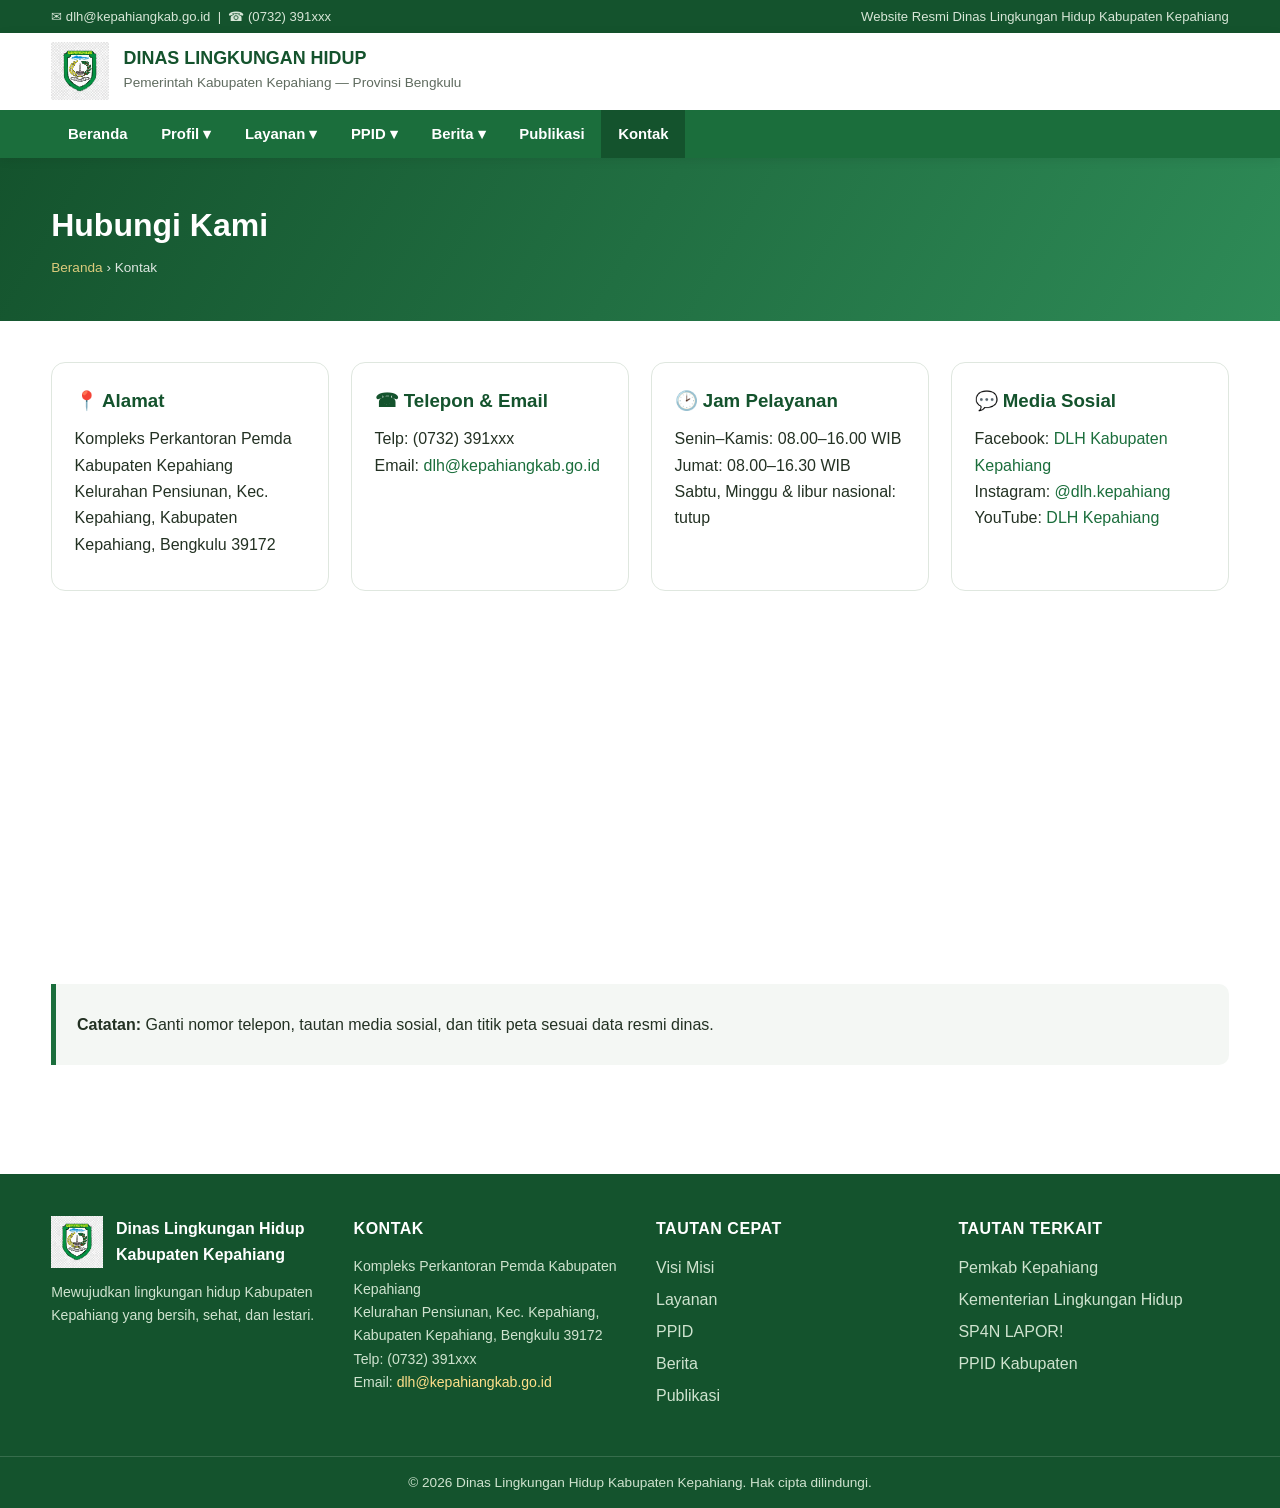
<file: kontak.html>
<!DOCTYPE html>
<html lang="id">
<head>
<meta charset="UTF-8">
<meta name="viewport" content="width=device-width, initial-scale=1.0">
<title>Kontak — Dinas Lingkungan Hidup Kabupaten Kepahiang</title>
<meta name="description" content="Website resmi Dinas Lingkungan Hidup Kabupaten Kepahiang — informasi layanan, berita, dan publikasi lingkungan hidup.">
<link rel="icon" type="image/svg+xml" href="assets/img/logo.svg">
<link rel="stylesheet" href="css/style.css">
</head>
<body>
<div class="topbar">
  <div class="container">
    <span>&#9993; dlh@kepahiangkab.go.id &nbsp;|&nbsp; &#9742; (0732) 391xxx</span>
    <span>Website Resmi Dinas Lingkungan Hidup Kabupaten Kepahiang</span>
  </div>
</div>
<header class="site">
  <div class="container brandbar">
    <img src="assets/img/logo.svg" alt="Logo Dinas Lingkungan Hidup Kabupaten Kepahiang">
    <div class="nama">
      <b>DINAS LINGKUNGAN HIDUP</b>
      <span>Pemerintah Kabupaten Kepahiang &mdash; Provinsi Bengkulu</span>
    </div>
  </div>
  <nav class="utama"><button id="tglMobile">&#9776; MENU</button><div class="container"><ul><li><a href="index.html">Beranda</a></li><li><a href="#">Profil &#9662;</a><ul><li><a href="profil-visi-misi.html">Visi Misi</a></li><li><a href="profil-tugas-fungsi.html">Tugas dan Fungsi</a></li><li><a href="profil-struktur.html">Struktur Organisasi</a></li><li><a href="profil-kepala-dinas.html">Profil Kepala Dinas</a></li></ul></li><li><a href="#">Layanan &#9662;</a><ul><li><a href="layanan.html#persetujuan">Persetujuan Lingkungan</a></li><li><a href="layanan.html#pengaduan">Pengaduan Lingkungan</a></li><li><a href="layanan.html#sampah">Pengelolaan Sampah</a></li><li><a href="layanan.html#laboratorium">Laboratorium Lingkungan</a></li><li><a href="layanan.html#adipura">Adipura &amp; Adiwiyata</a></li></ul></li><li><a href="#">PPID &#9662;</a><ul><li><a href="ppid.html#profil">Profil PPID</a></li><li><a href="ppid.html#dip">Daftar Informasi Publik</a></li><li><a href="ppid.html#prosedur">Prosedur Permohonan Informasi</a></li><li><a href="ppid.html#keberatan">Pengajuan Keberatan</a></li></ul></li><li><a href="#">Berita &#9662;</a><ul><li><a href="berita.html#berita">Berita</a></li><li><a href="berita.html#pengumuman">Pengumuman</a></li><li><a href="berita.html#agenda">Agenda</a></li><li><a href="berita.html#artikel">Artikel</a></li></ul></li><li><a href="publikasi.html">Publikasi</a></li><li><a href="kontak.html" class="aktif">Kontak</a></li></ul></div></nav>
</header>
<div class="kepala-halaman"><div class="container">
<h1>Hubungi Kami</h1>
<div class="remah"><a href="index.html">Beranda</a> &rsaquo; Kontak</div>
</div></div>
<div class="container konten">
<div class="kontak-grid">
<div class="kartu-kontak"><h3>&#128205; Alamat</h3><p>Kompleks Perkantoran Pemda Kabupaten Kepahiang<br>Kelurahan Pensiunan, Kec. Kepahiang, Kabupaten Kepahiang, Bengkulu 39172</p></div>
<div class="kartu-kontak"><h3>&#9742; Telepon & Email</h3><p>Telp: (0732) 391xxx<br>Email: <a href="mailto:dlh@kepahiangkab.go.id">dlh@kepahiangkab.go.id</a></p></div>
<div class="kartu-kontak"><h3>&#128337; Jam Pelayanan</h3><p>Senin&ndash;Kamis: 08.00&ndash;16.00 WIB<br>Jumat: 08.00&ndash;16.30 WIB<br>Sabtu, Minggu &amp; libur nasional: tutup</p></div>
<div class="kartu-kontak"><h3>&#128172; Media Sosial</h3><p>
Facebook: <a href="#" rel="noopener">DLH Kabupaten Kepahiang</a><br>
Instagram: <a href="#" rel="noopener">@dlh.kepahiang</a><br>
YouTube: <a href="#" rel="noopener">DLH Kepahiang</a></p></div>
</div>
<iframe class="peta" src="https://www.google.com/maps?q=Kepahiang,+Bengkulu&output=embed" loading="lazy" title="Peta lokasi DLH Kabupaten Kepahiang"></iframe>
<div class="kotak"><p><b>Catatan:</b> Ganti nomor telepon, tautan media sosial, dan titik peta sesuai data resmi dinas.</p></div>
</div>
<footer class="site">
  <div class="container footer-grid">
    <div>
      <div class="brand"><img src="assets/img/logo.svg" alt="Logo DLH">
        <b style="color:#fff">Dinas Lingkungan Hidup<br>Kabupaten Kepahiang</b></div>
      <p style="font-size:.88rem">Mewujudkan lingkungan hidup Kabupaten Kepahiang yang bersih, sehat, dan lestari.</p>
    </div>
    <div>
      <h4>Kontak</h4>
      <p style="font-size:.88rem">Kompleks Perkantoran Pemda Kabupaten Kepahiang<br>Kelurahan Pensiunan, Kec. Kepahiang, Kabupaten Kepahiang, Bengkulu 39172<br>Telp: (0732) 391xxx<br>Email: <a href="mailto:dlh@kepahiangkab.go.id">dlh@kepahiangkab.go.id</a></p>
    </div>
    <div>
      <h4>Tautan Cepat</h4>
      <ul>
        <li><a href="profil-visi-misi.html">Visi Misi</a></li>
        <li><a href="layanan.html">Layanan</a></li>
        <li><a href="ppid.html">PPID</a></li>
        <li><a href="berita.html">Berita</a></li>
        <li><a href="publikasi.html">Publikasi</a></li>
      </ul>
    </div>
    <div>
      <h4>Tautan Terkait</h4>
      <ul>
        <li><a href="https://kepahiangkab.go.id" target="_blank" rel="noopener">Pemkab Kepahiang</a></li>
        <li><a href="https://kemenlh.go.id" target="_blank" rel="noopener">Kementerian Lingkungan Hidup</a></li>
        <li><a href="https://www.lapor.go.id" target="_blank" rel="noopener">SP4N LAPOR!</a></li>
        <li><a href="https://ppid.kepahiangkab.go.id" target="_blank" rel="noopener">PPID Kabupaten</a></li>
      </ul>
    </div>
  </div>
  <div class="copyright">&copy; 2026 Dinas Lingkungan Hidup Kabupaten Kepahiang. Hak cipta dilindungi.</div>
</footer>
<script src="js/script.js"></script>
</body>
</html>
</file>
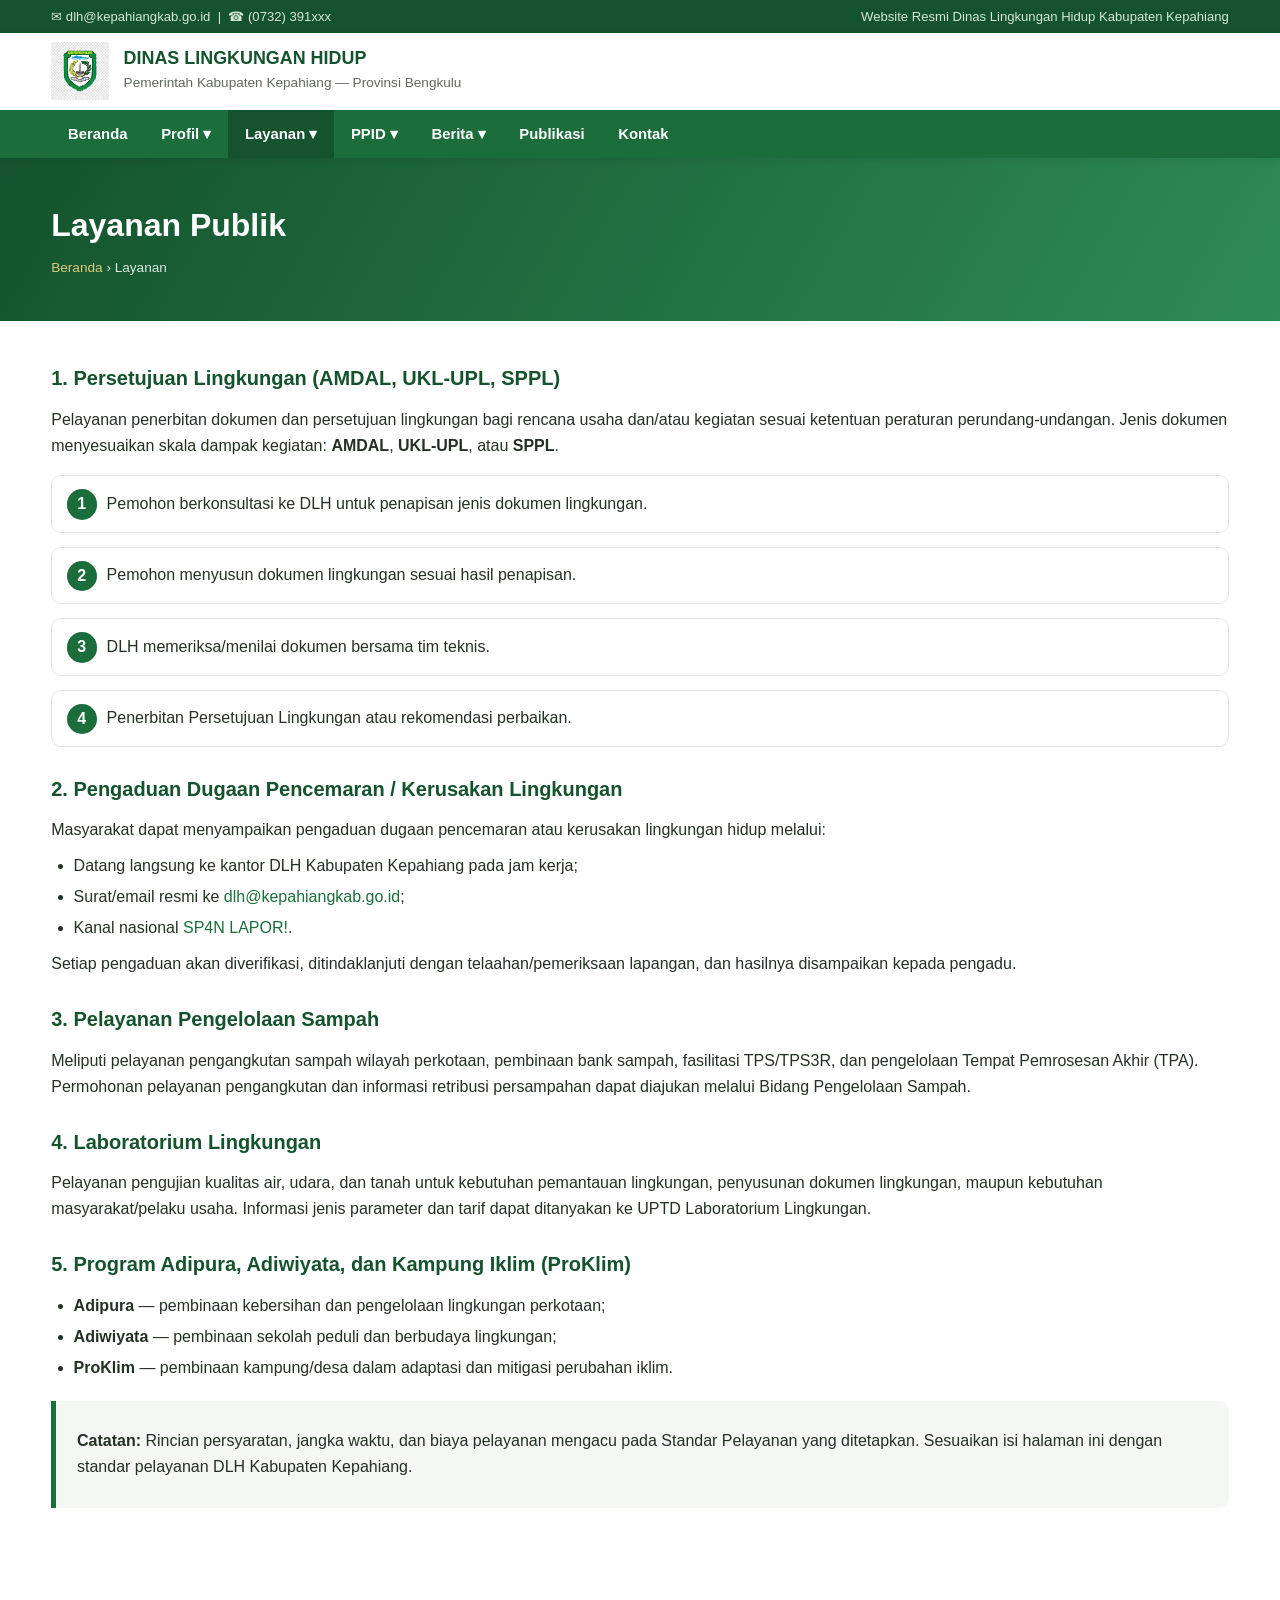
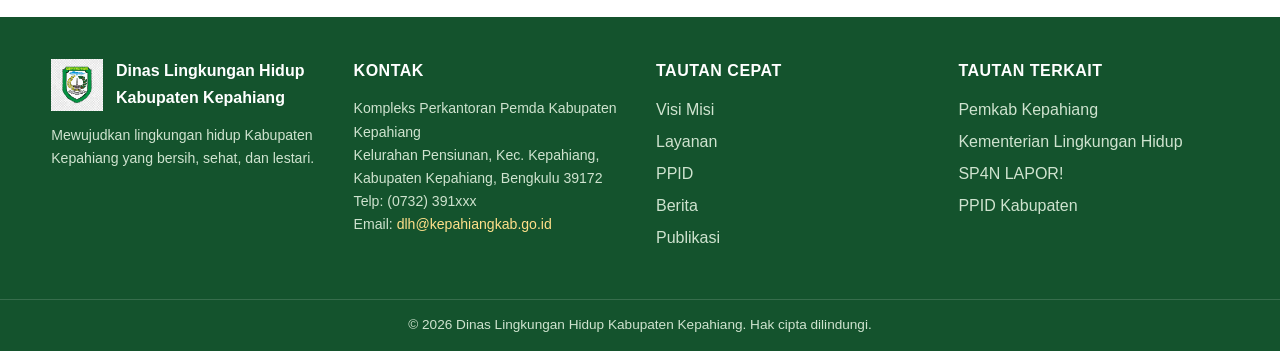
<file: layanan.html>
<!DOCTYPE html>
<html lang="id">
<head>
<meta charset="UTF-8">
<meta name="viewport" content="width=device-width, initial-scale=1.0">
<title>Layanan Publik — Dinas Lingkungan Hidup Kabupaten Kepahiang</title>
<meta name="description" content="Website resmi Dinas Lingkungan Hidup Kabupaten Kepahiang — informasi layanan, berita, dan publikasi lingkungan hidup.">
<link rel="icon" type="image/svg+xml" href="assets/img/logo.svg">
<link rel="stylesheet" href="css/style.css">
</head>
<body>
<div class="topbar">
  <div class="container">
    <span>&#9993; dlh@kepahiangkab.go.id &nbsp;|&nbsp; &#9742; (0732) 391xxx</span>
    <span>Website Resmi Dinas Lingkungan Hidup Kabupaten Kepahiang</span>
  </div>
</div>
<header class="site">
  <div class="container brandbar">
    <img src="assets/img/logo.svg" alt="Logo Dinas Lingkungan Hidup Kabupaten Kepahiang">
    <div class="nama">
      <b>DINAS LINGKUNGAN HIDUP</b>
      <span>Pemerintah Kabupaten Kepahiang &mdash; Provinsi Bengkulu</span>
    </div>
  </div>
  <nav class="utama"><button id="tglMobile">&#9776; MENU</button><div class="container"><ul><li><a href="index.html">Beranda</a></li><li><a href="#">Profil &#9662;</a><ul><li><a href="profil-visi-misi.html">Visi Misi</a></li><li><a href="profil-tugas-fungsi.html">Tugas dan Fungsi</a></li><li><a href="profil-struktur.html">Struktur Organisasi</a></li><li><a href="profil-kepala-dinas.html">Profil Kepala Dinas</a></li></ul></li><li><a href="#" class="aktif">Layanan &#9662;</a><ul><li><a href="layanan.html#persetujuan">Persetujuan Lingkungan</a></li><li><a href="layanan.html#pengaduan">Pengaduan Lingkungan</a></li><li><a href="layanan.html#sampah">Pengelolaan Sampah</a></li><li><a href="layanan.html#laboratorium">Laboratorium Lingkungan</a></li><li><a href="layanan.html#adipura">Adipura &amp; Adiwiyata</a></li></ul></li><li><a href="#">PPID &#9662;</a><ul><li><a href="ppid.html#profil">Profil PPID</a></li><li><a href="ppid.html#dip">Daftar Informasi Publik</a></li><li><a href="ppid.html#prosedur">Prosedur Permohonan Informasi</a></li><li><a href="ppid.html#keberatan">Pengajuan Keberatan</a></li></ul></li><li><a href="#">Berita &#9662;</a><ul><li><a href="berita.html#berita">Berita</a></li><li><a href="berita.html#pengumuman">Pengumuman</a></li><li><a href="berita.html#agenda">Agenda</a></li><li><a href="berita.html#artikel">Artikel</a></li></ul></li><li><a href="publikasi.html">Publikasi</a></li><li><a href="kontak.html">Kontak</a></li></ul></div></nav>
</header>
<div class="kepala-halaman"><div class="container">
<h1>Layanan Publik</h1>
<div class="remah"><a href="index.html">Beranda</a> &rsaquo; Layanan</div>
</div></div>
<div class="container konten">

<h2 id="persetujuan">1. Persetujuan Lingkungan (AMDAL, UKL-UPL, SPPL)</h2>
<p>Pelayanan penerbitan dokumen dan persetujuan lingkungan bagi rencana usaha dan/atau kegiatan sesuai ketentuan peraturan perundang-undangan. Jenis dokumen menyesuaikan skala dampak kegiatan: <b>AMDAL</b>, <b>UKL-UPL</b>, atau <b>SPPL</b>.</p>
<div class="langkah">
<div>Pemohon berkonsultasi ke DLH untuk penapisan jenis dokumen lingkungan.</div>
<div>Pemohon menyusun dokumen lingkungan sesuai hasil penapisan.</div>
<div>DLH memeriksa/menilai dokumen bersama tim teknis.</div>
<div>Penerbitan Persetujuan Lingkungan atau rekomendasi perbaikan.</div>
</div>

<h2 id="pengaduan">2. Pengaduan Dugaan Pencemaran / Kerusakan Lingkungan</h2>
<p>Masyarakat dapat menyampaikan pengaduan dugaan pencemaran atau kerusakan lingkungan hidup melalui:</p>
<ul>
<li>Datang langsung ke kantor DLH Kabupaten Kepahiang pada jam kerja;</li>
<li>Surat/email resmi ke <a href="mailto:dlh@kepahiangkab.go.id">dlh@kepahiangkab.go.id</a>;</li>
<li>Kanal nasional <a href="https://www.lapor.go.id" target="_blank" rel="noopener">SP4N LAPOR!</a>.</li>
</ul>
<p>Setiap pengaduan akan diverifikasi, ditindaklanjuti dengan telaahan/pemeriksaan lapangan, dan hasilnya disampaikan kepada pengadu.</p>

<h2 id="sampah">3. Pelayanan Pengelolaan Sampah</h2>
<p>Meliputi pelayanan pengangkutan sampah wilayah perkotaan, pembinaan bank sampah, fasilitasi TPS/TPS3R, dan pengelolaan Tempat Pemrosesan Akhir (TPA). Permohonan pelayanan pengangkutan dan informasi retribusi persampahan dapat diajukan melalui Bidang Pengelolaan Sampah.</p>

<h2 id="laboratorium">4. Laboratorium Lingkungan</h2>
<p>Pelayanan pengujian kualitas air, udara, dan tanah untuk kebutuhan pemantauan lingkungan, penyusunan dokumen lingkungan, maupun kebutuhan masyarakat/pelaku usaha. Informasi jenis parameter dan tarif dapat ditanyakan ke UPTD Laboratorium Lingkungan.</p>

<h2 id="adipura">5. Program Adipura, Adiwiyata, dan Kampung Iklim (ProKlim)</h2>
<ul>
<li><b>Adipura</b> — pembinaan kebersihan dan pengelolaan lingkungan perkotaan;</li>
<li><b>Adiwiyata</b> — pembinaan sekolah peduli dan berbudaya lingkungan;</li>
<li><b>ProKlim</b> — pembinaan kampung/desa dalam adaptasi dan mitigasi perubahan iklim.</li>
</ul>
<div class="kotak"><p><b>Catatan:</b> Rincian persyaratan, jangka waktu, dan biaya pelayanan mengacu pada Standar Pelayanan yang ditetapkan. Sesuaikan isi halaman ini dengan standar pelayanan DLH Kabupaten Kepahiang.</p></div>
</div>
<footer class="site">
  <div class="container footer-grid">
    <div>
      <div class="brand"><img src="assets/img/logo.svg" alt="Logo DLH">
        <b style="color:#fff">Dinas Lingkungan Hidup<br>Kabupaten Kepahiang</b></div>
      <p style="font-size:.88rem">Mewujudkan lingkungan hidup Kabupaten Kepahiang yang bersih, sehat, dan lestari.</p>
    </div>
    <div>
      <h4>Kontak</h4>
      <p style="font-size:.88rem">Kompleks Perkantoran Pemda Kabupaten Kepahiang<br>Kelurahan Pensiunan, Kec. Kepahiang, Kabupaten Kepahiang, Bengkulu 39172<br>Telp: (0732) 391xxx<br>Email: <a href="mailto:dlh@kepahiangkab.go.id">dlh@kepahiangkab.go.id</a></p>
    </div>
    <div>
      <h4>Tautan Cepat</h4>
      <ul>
        <li><a href="profil-visi-misi.html">Visi Misi</a></li>
        <li><a href="layanan.html">Layanan</a></li>
        <li><a href="ppid.html">PPID</a></li>
        <li><a href="berita.html">Berita</a></li>
        <li><a href="publikasi.html">Publikasi</a></li>
      </ul>
    </div>
    <div>
      <h4>Tautan Terkait</h4>
      <ul>
        <li><a href="https://kepahiangkab.go.id" target="_blank" rel="noopener">Pemkab Kepahiang</a></li>
        <li><a href="https://kemenlh.go.id" target="_blank" rel="noopener">Kementerian Lingkungan Hidup</a></li>
        <li><a href="https://www.lapor.go.id" target="_blank" rel="noopener">SP4N LAPOR!</a></li>
        <li><a href="https://ppid.kepahiangkab.go.id" target="_blank" rel="noopener">PPID Kabupaten</a></li>
      </ul>
    </div>
  </div>
  <div class="copyright">&copy; 2026 Dinas Lingkungan Hidup Kabupaten Kepahiang. Hak cipta dilindungi.</div>
</footer>
<script src="js/script.js"></script>
</body>
</html>
</file>
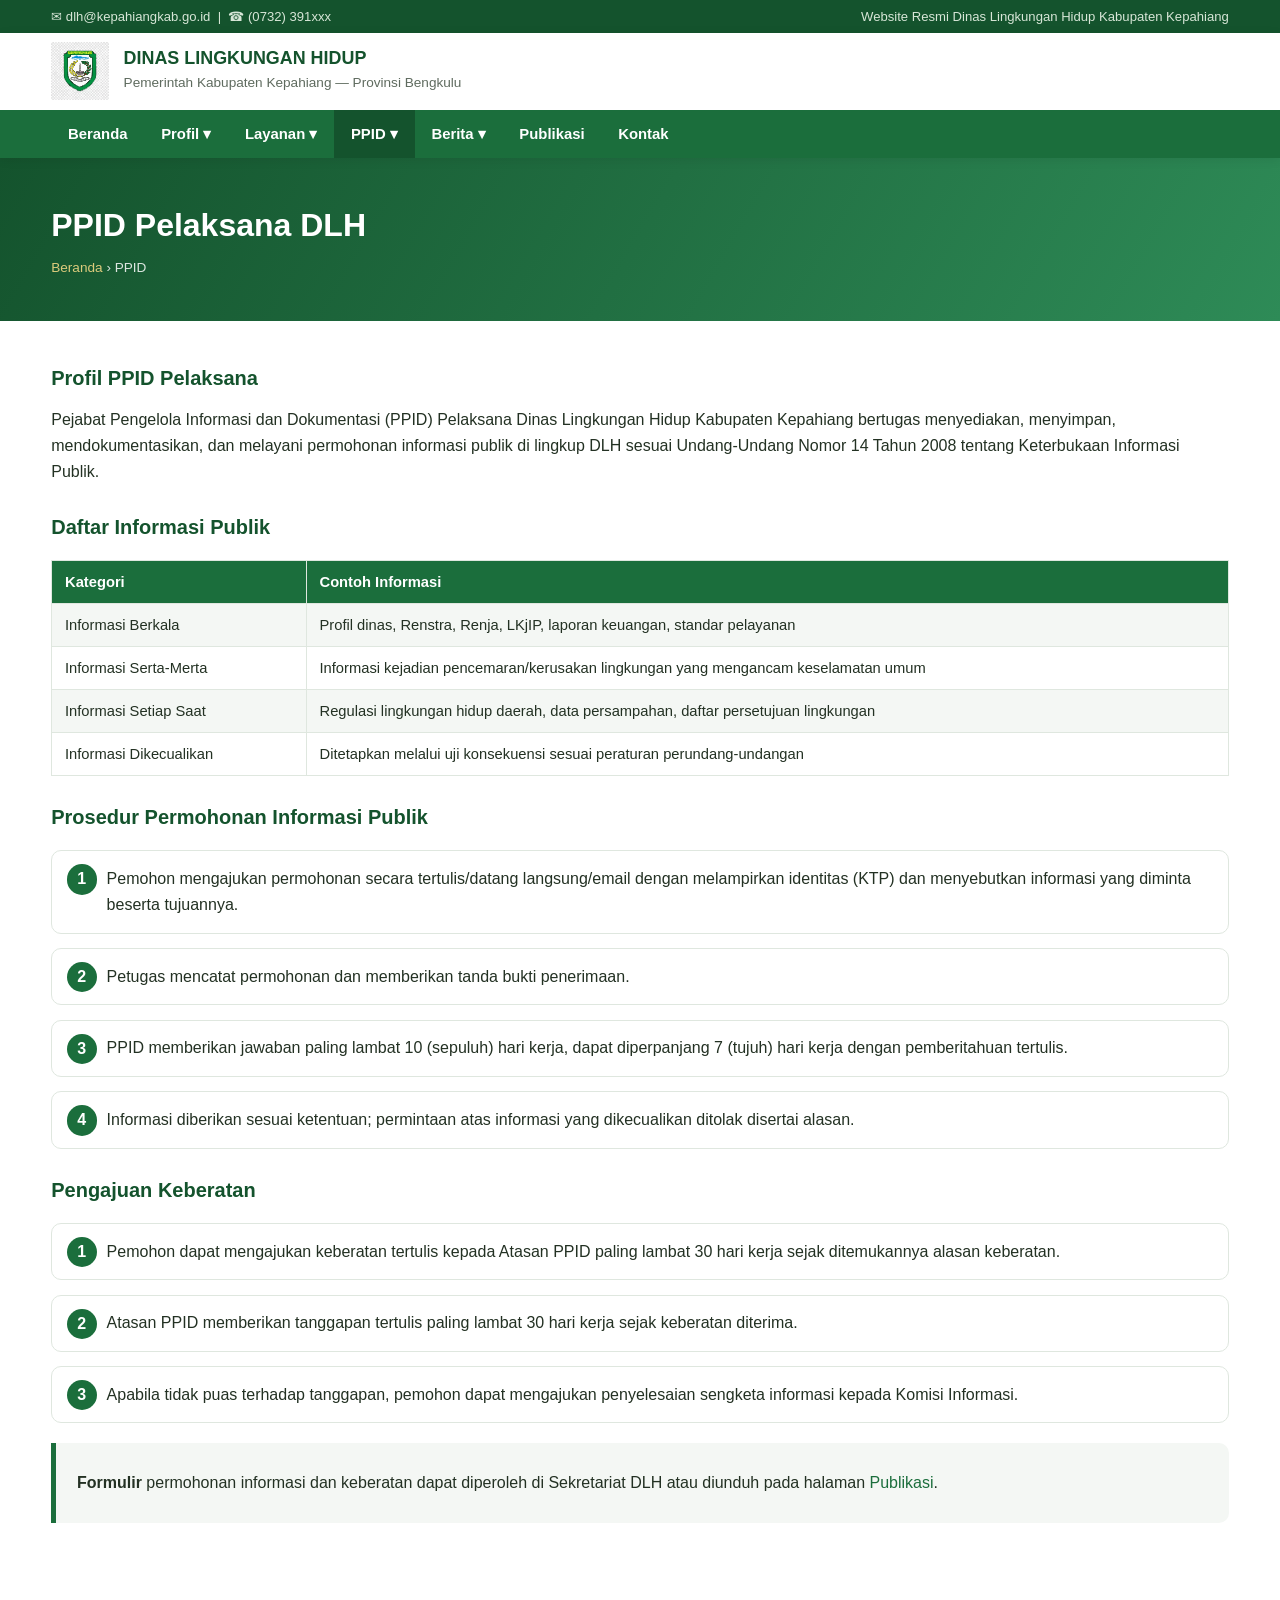
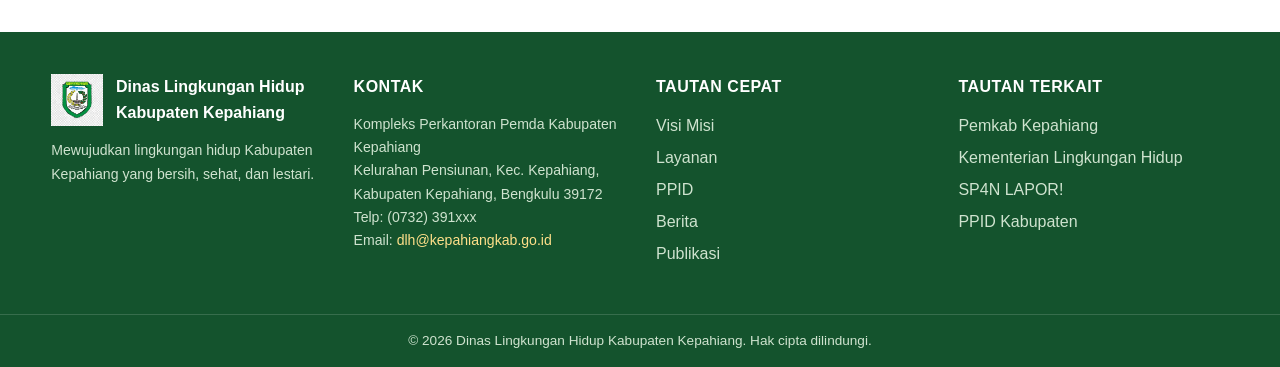
<file: ppid.html>
<!DOCTYPE html>
<html lang="id">
<head>
<meta charset="UTF-8">
<meta name="viewport" content="width=device-width, initial-scale=1.0">
<title>PPID — Dinas Lingkungan Hidup Kabupaten Kepahiang</title>
<meta name="description" content="Website resmi Dinas Lingkungan Hidup Kabupaten Kepahiang — informasi layanan, berita, dan publikasi lingkungan hidup.">
<link rel="icon" type="image/svg+xml" href="assets/img/logo.svg">
<link rel="stylesheet" href="css/style.css">
</head>
<body>
<div class="topbar">
  <div class="container">
    <span>&#9993; dlh@kepahiangkab.go.id &nbsp;|&nbsp; &#9742; (0732) 391xxx</span>
    <span>Website Resmi Dinas Lingkungan Hidup Kabupaten Kepahiang</span>
  </div>
</div>
<header class="site">
  <div class="container brandbar">
    <img src="assets/img/logo.svg" alt="Logo Dinas Lingkungan Hidup Kabupaten Kepahiang">
    <div class="nama">
      <b>DINAS LINGKUNGAN HIDUP</b>
      <span>Pemerintah Kabupaten Kepahiang &mdash; Provinsi Bengkulu</span>
    </div>
  </div>
  <nav class="utama"><button id="tglMobile">&#9776; MENU</button><div class="container"><ul><li><a href="index.html">Beranda</a></li><li><a href="#">Profil &#9662;</a><ul><li><a href="profil-visi-misi.html">Visi Misi</a></li><li><a href="profil-tugas-fungsi.html">Tugas dan Fungsi</a></li><li><a href="profil-struktur.html">Struktur Organisasi</a></li><li><a href="profil-kepala-dinas.html">Profil Kepala Dinas</a></li></ul></li><li><a href="#">Layanan &#9662;</a><ul><li><a href="layanan.html#persetujuan">Persetujuan Lingkungan</a></li><li><a href="layanan.html#pengaduan">Pengaduan Lingkungan</a></li><li><a href="layanan.html#sampah">Pengelolaan Sampah</a></li><li><a href="layanan.html#laboratorium">Laboratorium Lingkungan</a></li><li><a href="layanan.html#adipura">Adipura &amp; Adiwiyata</a></li></ul></li><li><a href="#" class="aktif">PPID &#9662;</a><ul><li><a href="ppid.html#profil">Profil PPID</a></li><li><a href="ppid.html#dip">Daftar Informasi Publik</a></li><li><a href="ppid.html#prosedur">Prosedur Permohonan Informasi</a></li><li><a href="ppid.html#keberatan">Pengajuan Keberatan</a></li></ul></li><li><a href="#">Berita &#9662;</a><ul><li><a href="berita.html#berita">Berita</a></li><li><a href="berita.html#pengumuman">Pengumuman</a></li><li><a href="berita.html#agenda">Agenda</a></li><li><a href="berita.html#artikel">Artikel</a></li></ul></li><li><a href="publikasi.html">Publikasi</a></li><li><a href="kontak.html">Kontak</a></li></ul></div></nav>
</header>
<div class="kepala-halaman"><div class="container">
<h1>PPID Pelaksana DLH</h1>
<div class="remah"><a href="index.html">Beranda</a> &rsaquo; PPID</div>
</div></div>
<div class="container konten">
<h2 id="profil">Profil PPID Pelaksana</h2>
<p>Pejabat Pengelola Informasi dan Dokumentasi (PPID) Pelaksana Dinas Lingkungan Hidup Kabupaten Kepahiang bertugas menyediakan, menyimpan, mendokumentasikan, dan melayani permohonan informasi publik di lingkup DLH sesuai Undang-Undang Nomor 14 Tahun 2008 tentang Keterbukaan Informasi Publik.</p>

<h2 id="dip">Daftar Informasi Publik</h2>
<table class="data">
<tr><th>Kategori</th><th>Contoh Informasi</th></tr>
<tr><td>Informasi Berkala</td><td>Profil dinas, Renstra, Renja, LKjIP, laporan keuangan, standar pelayanan</td></tr>
<tr><td>Informasi Serta-Merta</td><td>Informasi kejadian pencemaran/kerusakan lingkungan yang mengancam keselamatan umum</td></tr>
<tr><td>Informasi Setiap Saat</td><td>Regulasi lingkungan hidup daerah, data persampahan, daftar persetujuan lingkungan</td></tr>
<tr><td>Informasi Dikecualikan</td><td>Ditetapkan melalui uji konsekuensi sesuai peraturan perundang-undangan</td></tr>
</table>

<h2 id="prosedur">Prosedur Permohonan Informasi Publik</h2>
<div class="langkah">
<div>Pemohon mengajukan permohonan secara tertulis/datang langsung/email dengan melampirkan identitas (KTP) dan menyebutkan informasi yang diminta beserta tujuannya.</div>
<div>Petugas mencatat permohonan dan memberikan tanda bukti penerimaan.</div>
<div>PPID memberikan jawaban paling lambat 10 (sepuluh) hari kerja, dapat diperpanjang 7 (tujuh) hari kerja dengan pemberitahuan tertulis.</div>
<div>Informasi diberikan sesuai ketentuan; permintaan atas informasi yang dikecualikan ditolak disertai alasan.</div>
</div>

<h2 id="keberatan">Pengajuan Keberatan</h2>
<div class="langkah">
<div>Pemohon dapat mengajukan keberatan tertulis kepada Atasan PPID paling lambat 30 hari kerja sejak ditemukannya alasan keberatan.</div>
<div>Atasan PPID memberikan tanggapan tertulis paling lambat 30 hari kerja sejak keberatan diterima.</div>
<div>Apabila tidak puas terhadap tanggapan, pemohon dapat mengajukan penyelesaian sengketa informasi kepada Komisi Informasi.</div>
</div>
<div class="kotak"><p><b>Formulir</b> permohonan informasi dan keberatan dapat diperoleh di Sekretariat DLH atau diunduh pada halaman <a href="publikasi.html">Publikasi</a>.</p></div>
</div>
<footer class="site">
  <div class="container footer-grid">
    <div>
      <div class="brand"><img src="assets/img/logo.svg" alt="Logo DLH">
        <b style="color:#fff">Dinas Lingkungan Hidup<br>Kabupaten Kepahiang</b></div>
      <p style="font-size:.88rem">Mewujudkan lingkungan hidup Kabupaten Kepahiang yang bersih, sehat, dan lestari.</p>
    </div>
    <div>
      <h4>Kontak</h4>
      <p style="font-size:.88rem">Kompleks Perkantoran Pemda Kabupaten Kepahiang<br>Kelurahan Pensiunan, Kec. Kepahiang, Kabupaten Kepahiang, Bengkulu 39172<br>Telp: (0732) 391xxx<br>Email: <a href="mailto:dlh@kepahiangkab.go.id">dlh@kepahiangkab.go.id</a></p>
    </div>
    <div>
      <h4>Tautan Cepat</h4>
      <ul>
        <li><a href="profil-visi-misi.html">Visi Misi</a></li>
        <li><a href="layanan.html">Layanan</a></li>
        <li><a href="ppid.html">PPID</a></li>
        <li><a href="berita.html">Berita</a></li>
        <li><a href="publikasi.html">Publikasi</a></li>
      </ul>
    </div>
    <div>
      <h4>Tautan Terkait</h4>
      <ul>
        <li><a href="https://kepahiangkab.go.id" target="_blank" rel="noopener">Pemkab Kepahiang</a></li>
        <li><a href="https://kemenlh.go.id" target="_blank" rel="noopener">Kementerian Lingkungan Hidup</a></li>
        <li><a href="https://www.lapor.go.id" target="_blank" rel="noopener">SP4N LAPOR!</a></li>
        <li><a href="https://ppid.kepahiangkab.go.id" target="_blank" rel="noopener">PPID Kabupaten</a></li>
      </ul>
    </div>
  </div>
  <div class="copyright">&copy; 2026 Dinas Lingkungan Hidup Kabupaten Kepahiang. Hak cipta dilindungi.</div>
</footer>
<script src="js/script.js"></script>
</body>
</html>
</file>
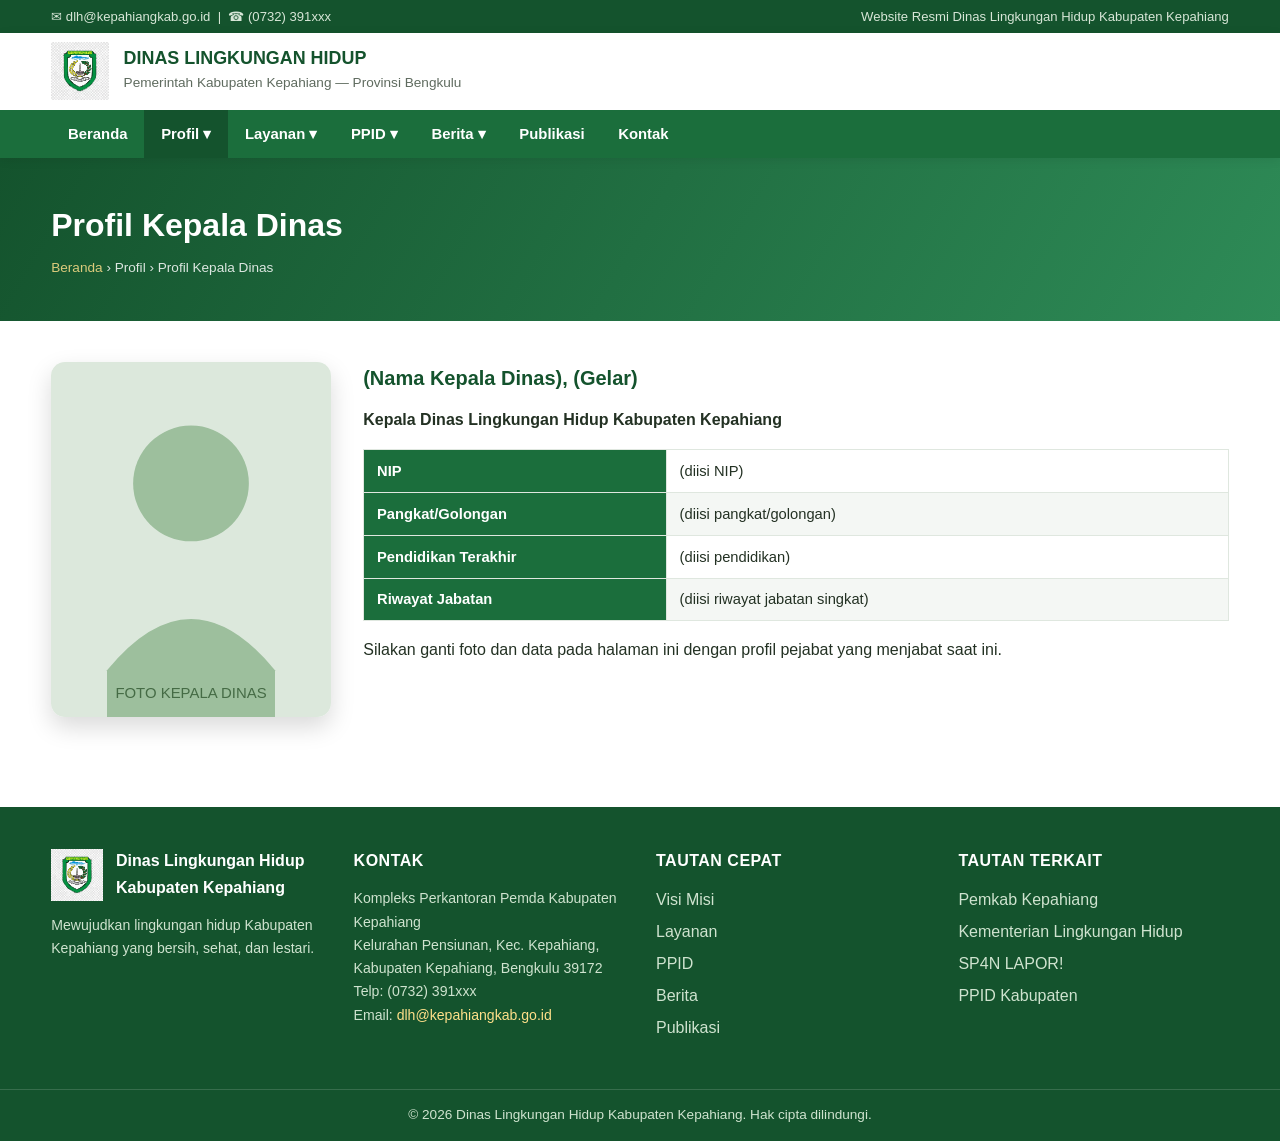
<file: profil-kepala-dinas.html>
<!DOCTYPE html>
<html lang="id">
<head>
<meta charset="UTF-8">
<meta name="viewport" content="width=device-width, initial-scale=1.0">
<title>Profil Kepala Dinas — Dinas Lingkungan Hidup Kabupaten Kepahiang</title>
<meta name="description" content="Website resmi Dinas Lingkungan Hidup Kabupaten Kepahiang — informasi layanan, berita, dan publikasi lingkungan hidup.">
<link rel="icon" type="image/svg+xml" href="assets/img/logo.svg">
<link rel="stylesheet" href="css/style.css">
</head>
<body>
<div class="topbar">
  <div class="container">
    <span>&#9993; dlh@kepahiangkab.go.id &nbsp;|&nbsp; &#9742; (0732) 391xxx</span>
    <span>Website Resmi Dinas Lingkungan Hidup Kabupaten Kepahiang</span>
  </div>
</div>
<header class="site">
  <div class="container brandbar">
    <img src="assets/img/logo.svg" alt="Logo Dinas Lingkungan Hidup Kabupaten Kepahiang">
    <div class="nama">
      <b>DINAS LINGKUNGAN HIDUP</b>
      <span>Pemerintah Kabupaten Kepahiang &mdash; Provinsi Bengkulu</span>
    </div>
  </div>
  <nav class="utama"><button id="tglMobile">&#9776; MENU</button><div class="container"><ul><li><a href="index.html">Beranda</a></li><li><a href="#" class="aktif">Profil &#9662;</a><ul><li><a href="profil-visi-misi.html">Visi Misi</a></li><li><a href="profil-tugas-fungsi.html">Tugas dan Fungsi</a></li><li><a href="profil-struktur.html">Struktur Organisasi</a></li><li><a href="profil-kepala-dinas.html">Profil Kepala Dinas</a></li></ul></li><li><a href="#">Layanan &#9662;</a><ul><li><a href="layanan.html#persetujuan">Persetujuan Lingkungan</a></li><li><a href="layanan.html#pengaduan">Pengaduan Lingkungan</a></li><li><a href="layanan.html#sampah">Pengelolaan Sampah</a></li><li><a href="layanan.html#laboratorium">Laboratorium Lingkungan</a></li><li><a href="layanan.html#adipura">Adipura &amp; Adiwiyata</a></li></ul></li><li><a href="#">PPID &#9662;</a><ul><li><a href="ppid.html#profil">Profil PPID</a></li><li><a href="ppid.html#dip">Daftar Informasi Publik</a></li><li><a href="ppid.html#prosedur">Prosedur Permohonan Informasi</a></li><li><a href="ppid.html#keberatan">Pengajuan Keberatan</a></li></ul></li><li><a href="#">Berita &#9662;</a><ul><li><a href="berita.html#berita">Berita</a></li><li><a href="berita.html#pengumuman">Pengumuman</a></li><li><a href="berita.html#agenda">Agenda</a></li><li><a href="berita.html#artikel">Artikel</a></li></ul></li><li><a href="publikasi.html">Publikasi</a></li><li><a href="kontak.html">Kontak</a></li></ul></div></nav>
</header>
<div class="kepala-halaman"><div class="container">
<h1>Profil Kepala Dinas</h1>
<div class="remah"><a href="index.html">Beranda</a> &rsaquo; Profil › Profil Kepala Dinas</div>
</div></div>
<div class="container konten">
<div class="dua-kolom">
<img class="foto" src="assets/img/foto-kepala-dinas.svg" alt="Foto Kepala Dinas Lingkungan Hidup Kabupaten Kepahiang">
<div>
<h2 style="margin-top:0">(Nama Kepala Dinas), (Gelar)</h2>
<p><b>Kepala Dinas Lingkungan Hidup Kabupaten Kepahiang</b></p>
<table class="data">
<tr><th style="width:35%">NIP</th><td>(diisi NIP)</td></tr>
<tr><th>Pangkat/Golongan</th><td>(diisi pangkat/golongan)</td></tr>
<tr><th>Pendidikan Terakhir</th><td>(diisi pendidikan)</td></tr>
<tr><th>Riwayat Jabatan</th><td>(diisi riwayat jabatan singkat)</td></tr>
</table>
<p>Silakan ganti foto dan data pada halaman ini dengan profil pejabat yang menjabat saat ini.</p>
</div>
</div>
</div>
<footer class="site">
  <div class="container footer-grid">
    <div>
      <div class="brand"><img src="assets/img/logo.svg" alt="Logo DLH">
        <b style="color:#fff">Dinas Lingkungan Hidup<br>Kabupaten Kepahiang</b></div>
      <p style="font-size:.88rem">Mewujudkan lingkungan hidup Kabupaten Kepahiang yang bersih, sehat, dan lestari.</p>
    </div>
    <div>
      <h4>Kontak</h4>
      <p style="font-size:.88rem">Kompleks Perkantoran Pemda Kabupaten Kepahiang<br>Kelurahan Pensiunan, Kec. Kepahiang, Kabupaten Kepahiang, Bengkulu 39172<br>Telp: (0732) 391xxx<br>Email: <a href="mailto:dlh@kepahiangkab.go.id">dlh@kepahiangkab.go.id</a></p>
    </div>
    <div>
      <h4>Tautan Cepat</h4>
      <ul>
        <li><a href="profil-visi-misi.html">Visi Misi</a></li>
        <li><a href="layanan.html">Layanan</a></li>
        <li><a href="ppid.html">PPID</a></li>
        <li><a href="berita.html">Berita</a></li>
        <li><a href="publikasi.html">Publikasi</a></li>
      </ul>
    </div>
    <div>
      <h4>Tautan Terkait</h4>
      <ul>
        <li><a href="https://kepahiangkab.go.id" target="_blank" rel="noopener">Pemkab Kepahiang</a></li>
        <li><a href="https://kemenlh.go.id" target="_blank" rel="noopener">Kementerian Lingkungan Hidup</a></li>
        <li><a href="https://www.lapor.go.id" target="_blank" rel="noopener">SP4N LAPOR!</a></li>
        <li><a href="https://ppid.kepahiangkab.go.id" target="_blank" rel="noopener">PPID Kabupaten</a></li>
      </ul>
    </div>
  </div>
  <div class="copyright">&copy; 2026 Dinas Lingkungan Hidup Kabupaten Kepahiang. Hak cipta dilindungi.</div>
</footer>
<script src="js/script.js"></script>
</body>
</html>
</file>
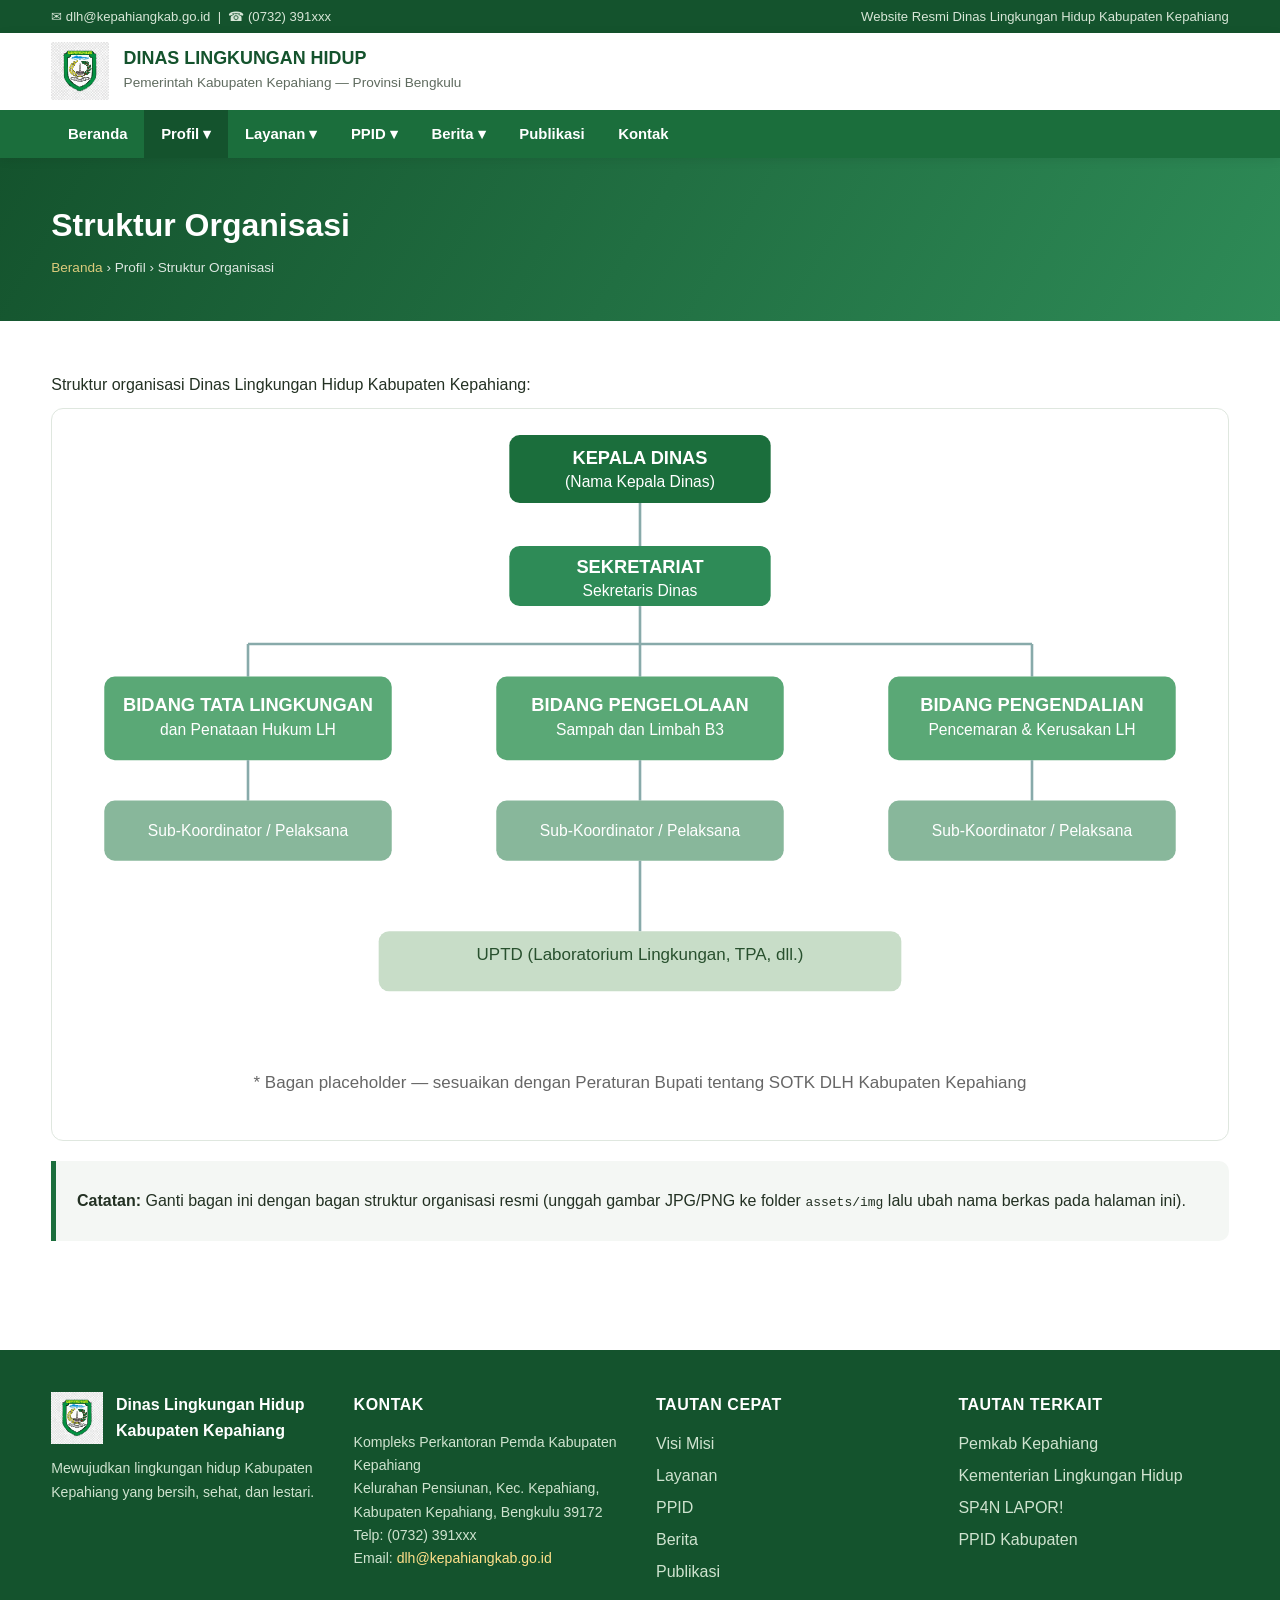
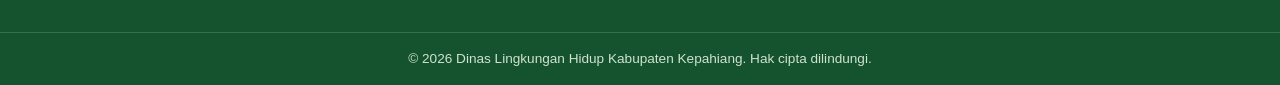
<file: profil-struktur.html>
<!DOCTYPE html>
<html lang="id">
<head>
<meta charset="UTF-8">
<meta name="viewport" content="width=device-width, initial-scale=1.0">
<title>Struktur Organisasi — Dinas Lingkungan Hidup Kabupaten Kepahiang</title>
<meta name="description" content="Website resmi Dinas Lingkungan Hidup Kabupaten Kepahiang — informasi layanan, berita, dan publikasi lingkungan hidup.">
<link rel="icon" type="image/svg+xml" href="assets/img/logo.svg">
<link rel="stylesheet" href="css/style.css">
</head>
<body>
<div class="topbar">
  <div class="container">
    <span>&#9993; dlh@kepahiangkab.go.id &nbsp;|&nbsp; &#9742; (0732) 391xxx</span>
    <span>Website Resmi Dinas Lingkungan Hidup Kabupaten Kepahiang</span>
  </div>
</div>
<header class="site">
  <div class="container brandbar">
    <img src="assets/img/logo.svg" alt="Logo Dinas Lingkungan Hidup Kabupaten Kepahiang">
    <div class="nama">
      <b>DINAS LINGKUNGAN HIDUP</b>
      <span>Pemerintah Kabupaten Kepahiang &mdash; Provinsi Bengkulu</span>
    </div>
  </div>
  <nav class="utama"><button id="tglMobile">&#9776; MENU</button><div class="container"><ul><li><a href="index.html">Beranda</a></li><li><a href="#" class="aktif">Profil &#9662;</a><ul><li><a href="profil-visi-misi.html">Visi Misi</a></li><li><a href="profil-tugas-fungsi.html">Tugas dan Fungsi</a></li><li><a href="profil-struktur.html">Struktur Organisasi</a></li><li><a href="profil-kepala-dinas.html">Profil Kepala Dinas</a></li></ul></li><li><a href="#">Layanan &#9662;</a><ul><li><a href="layanan.html#persetujuan">Persetujuan Lingkungan</a></li><li><a href="layanan.html#pengaduan">Pengaduan Lingkungan</a></li><li><a href="layanan.html#sampah">Pengelolaan Sampah</a></li><li><a href="layanan.html#laboratorium">Laboratorium Lingkungan</a></li><li><a href="layanan.html#adipura">Adipura &amp; Adiwiyata</a></li></ul></li><li><a href="#">PPID &#9662;</a><ul><li><a href="ppid.html#profil">Profil PPID</a></li><li><a href="ppid.html#dip">Daftar Informasi Publik</a></li><li><a href="ppid.html#prosedur">Prosedur Permohonan Informasi</a></li><li><a href="ppid.html#keberatan">Pengajuan Keberatan</a></li></ul></li><li><a href="#">Berita &#9662;</a><ul><li><a href="berita.html#berita">Berita</a></li><li><a href="berita.html#pengumuman">Pengumuman</a></li><li><a href="berita.html#agenda">Agenda</a></li><li><a href="berita.html#artikel">Artikel</a></li></ul></li><li><a href="publikasi.html">Publikasi</a></li><li><a href="kontak.html">Kontak</a></li></ul></div></nav>
</header>
<div class="kepala-halaman"><div class="container">
<h1>Struktur Organisasi</h1>
<div class="remah"><a href="index.html">Beranda</a> &rsaquo; Profil › Struktur Organisasi</div>
</div></div>
<div class="container konten">
<p>Struktur organisasi Dinas Lingkungan Hidup Kabupaten Kepahiang:</p>
<img src="assets/img/struktur-organisasi.svg" alt="Bagan struktur organisasi DLH Kabupaten Kepahiang" style="border:1px solid var(--garis);border-radius:12px">
<div class="kotak"><p><b>Catatan:</b> Ganti bagan ini dengan bagan struktur organisasi resmi (unggah gambar JPG/PNG ke folder <code>assets/img</code> lalu ubah nama berkas pada halaman ini).</p></div>
</div>
<footer class="site">
  <div class="container footer-grid">
    <div>
      <div class="brand"><img src="assets/img/logo.svg" alt="Logo DLH">
        <b style="color:#fff">Dinas Lingkungan Hidup<br>Kabupaten Kepahiang</b></div>
      <p style="font-size:.88rem">Mewujudkan lingkungan hidup Kabupaten Kepahiang yang bersih, sehat, dan lestari.</p>
    </div>
    <div>
      <h4>Kontak</h4>
      <p style="font-size:.88rem">Kompleks Perkantoran Pemda Kabupaten Kepahiang<br>Kelurahan Pensiunan, Kec. Kepahiang, Kabupaten Kepahiang, Bengkulu 39172<br>Telp: (0732) 391xxx<br>Email: <a href="mailto:dlh@kepahiangkab.go.id">dlh@kepahiangkab.go.id</a></p>
    </div>
    <div>
      <h4>Tautan Cepat</h4>
      <ul>
        <li><a href="profil-visi-misi.html">Visi Misi</a></li>
        <li><a href="layanan.html">Layanan</a></li>
        <li><a href="ppid.html">PPID</a></li>
        <li><a href="berita.html">Berita</a></li>
        <li><a href="publikasi.html">Publikasi</a></li>
      </ul>
    </div>
    <div>
      <h4>Tautan Terkait</h4>
      <ul>
        <li><a href="https://kepahiangkab.go.id" target="_blank" rel="noopener">Pemkab Kepahiang</a></li>
        <li><a href="https://kemenlh.go.id" target="_blank" rel="noopener">Kementerian Lingkungan Hidup</a></li>
        <li><a href="https://www.lapor.go.id" target="_blank" rel="noopener">SP4N LAPOR!</a></li>
        <li><a href="https://ppid.kepahiangkab.go.id" target="_blank" rel="noopener">PPID Kabupaten</a></li>
      </ul>
    </div>
  </div>
  <div class="copyright">&copy; 2026 Dinas Lingkungan Hidup Kabupaten Kepahiang. Hak cipta dilindungi.</div>
</footer>
<script src="js/script.js"></script>
</body>
</html>
</file>
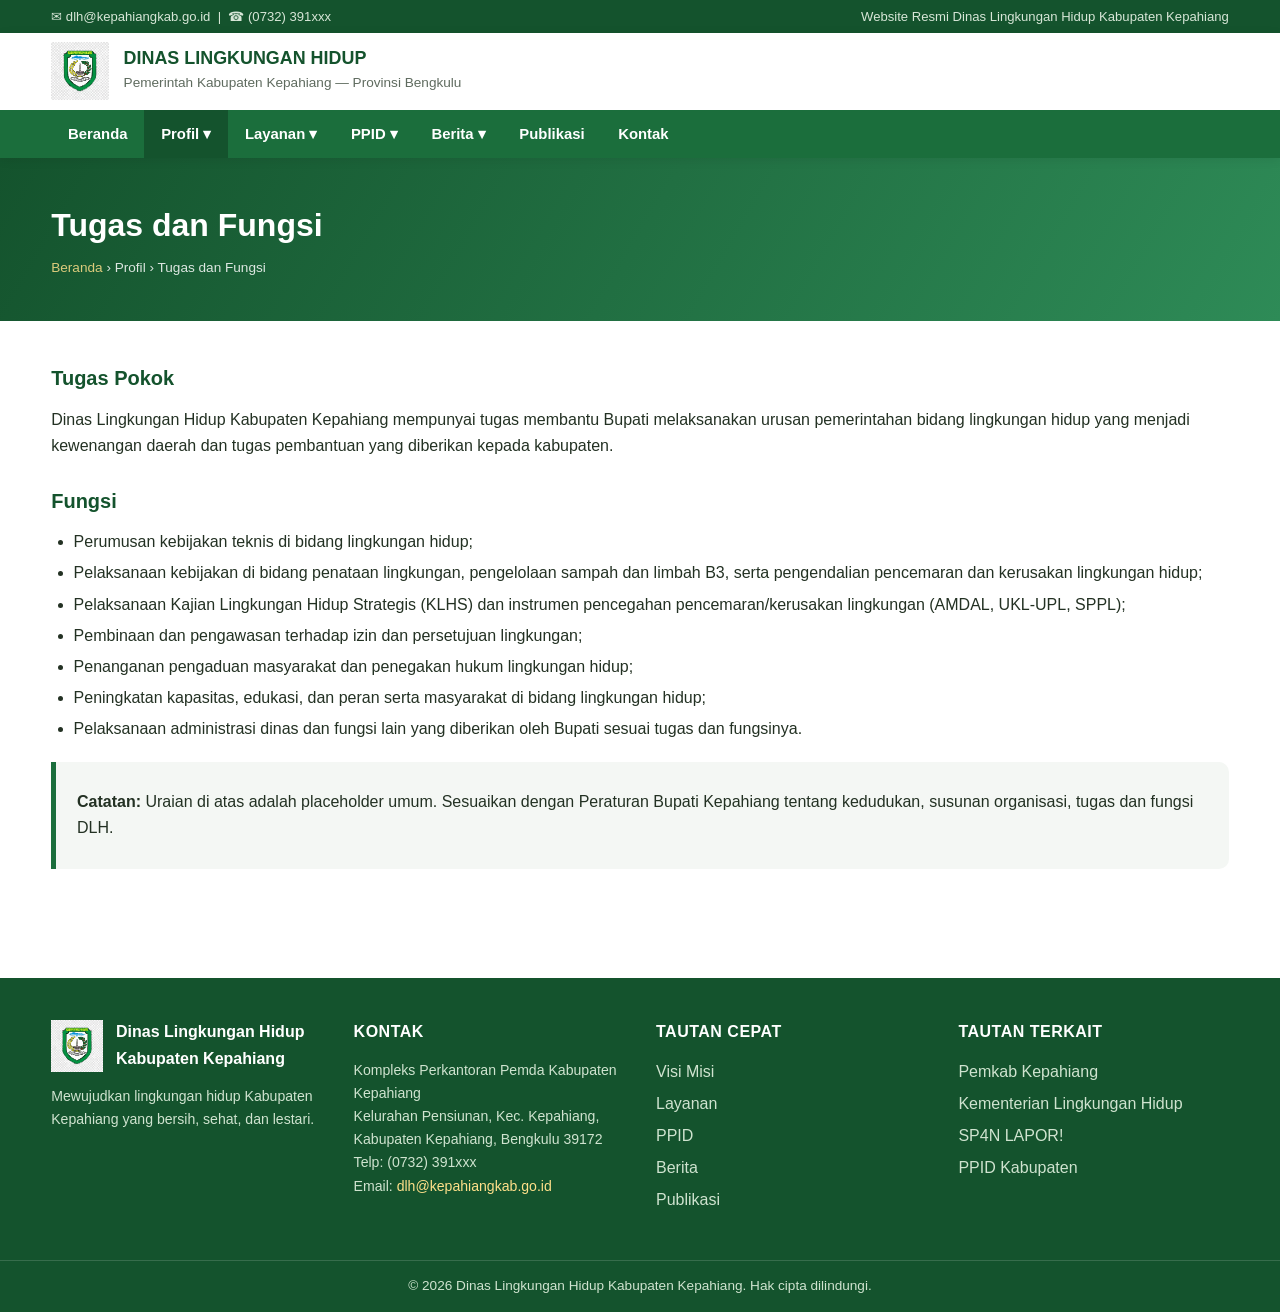
<file: profil-tugas-fungsi.html>
<!DOCTYPE html>
<html lang="id">
<head>
<meta charset="UTF-8">
<meta name="viewport" content="width=device-width, initial-scale=1.0">
<title>Tugas dan Fungsi — Dinas Lingkungan Hidup Kabupaten Kepahiang</title>
<meta name="description" content="Website resmi Dinas Lingkungan Hidup Kabupaten Kepahiang — informasi layanan, berita, dan publikasi lingkungan hidup.">
<link rel="icon" type="image/svg+xml" href="assets/img/logo.svg">
<link rel="stylesheet" href="css/style.css">
</head>
<body>
<div class="topbar">
  <div class="container">
    <span>&#9993; dlh@kepahiangkab.go.id &nbsp;|&nbsp; &#9742; (0732) 391xxx</span>
    <span>Website Resmi Dinas Lingkungan Hidup Kabupaten Kepahiang</span>
  </div>
</div>
<header class="site">
  <div class="container brandbar">
    <img src="assets/img/logo.svg" alt="Logo Dinas Lingkungan Hidup Kabupaten Kepahiang">
    <div class="nama">
      <b>DINAS LINGKUNGAN HIDUP</b>
      <span>Pemerintah Kabupaten Kepahiang &mdash; Provinsi Bengkulu</span>
    </div>
  </div>
  <nav class="utama"><button id="tglMobile">&#9776; MENU</button><div class="container"><ul><li><a href="index.html">Beranda</a></li><li><a href="#" class="aktif">Profil &#9662;</a><ul><li><a href="profil-visi-misi.html">Visi Misi</a></li><li><a href="profil-tugas-fungsi.html">Tugas dan Fungsi</a></li><li><a href="profil-struktur.html">Struktur Organisasi</a></li><li><a href="profil-kepala-dinas.html">Profil Kepala Dinas</a></li></ul></li><li><a href="#">Layanan &#9662;</a><ul><li><a href="layanan.html#persetujuan">Persetujuan Lingkungan</a></li><li><a href="layanan.html#pengaduan">Pengaduan Lingkungan</a></li><li><a href="layanan.html#sampah">Pengelolaan Sampah</a></li><li><a href="layanan.html#laboratorium">Laboratorium Lingkungan</a></li><li><a href="layanan.html#adipura">Adipura &amp; Adiwiyata</a></li></ul></li><li><a href="#">PPID &#9662;</a><ul><li><a href="ppid.html#profil">Profil PPID</a></li><li><a href="ppid.html#dip">Daftar Informasi Publik</a></li><li><a href="ppid.html#prosedur">Prosedur Permohonan Informasi</a></li><li><a href="ppid.html#keberatan">Pengajuan Keberatan</a></li></ul></li><li><a href="#">Berita &#9662;</a><ul><li><a href="berita.html#berita">Berita</a></li><li><a href="berita.html#pengumuman">Pengumuman</a></li><li><a href="berita.html#agenda">Agenda</a></li><li><a href="berita.html#artikel">Artikel</a></li></ul></li><li><a href="publikasi.html">Publikasi</a></li><li><a href="kontak.html">Kontak</a></li></ul></div></nav>
</header>
<div class="kepala-halaman"><div class="container">
<h1>Tugas dan Fungsi</h1>
<div class="remah"><a href="index.html">Beranda</a> &rsaquo; Profil › Tugas dan Fungsi</div>
</div></div>
<div class="container konten">
<h2>Tugas Pokok</h2>
<p>Dinas Lingkungan Hidup Kabupaten Kepahiang mempunyai tugas membantu Bupati melaksanakan urusan pemerintahan bidang lingkungan hidup yang menjadi kewenangan daerah dan tugas pembantuan yang diberikan kepada kabupaten.</p>
<h2>Fungsi</h2>
<ul>
<li>Perumusan kebijakan teknis di bidang lingkungan hidup;</li>
<li>Pelaksanaan kebijakan di bidang penataan lingkungan, pengelolaan sampah dan limbah B3, serta pengendalian pencemaran dan kerusakan lingkungan hidup;</li>
<li>Pelaksanaan Kajian Lingkungan Hidup Strategis (KLHS) dan instrumen pencegahan pencemaran/kerusakan lingkungan (AMDAL, UKL-UPL, SPPL);</li>
<li>Pembinaan dan pengawasan terhadap izin dan persetujuan lingkungan;</li>
<li>Penanganan pengaduan masyarakat dan penegakan hukum lingkungan hidup;</li>
<li>Peningkatan kapasitas, edukasi, dan peran serta masyarakat di bidang lingkungan hidup;</li>
<li>Pelaksanaan administrasi dinas dan fungsi lain yang diberikan oleh Bupati sesuai tugas dan fungsinya.</li>
</ul>
<div class="kotak"><p><b>Catatan:</b> Uraian di atas adalah placeholder umum. Sesuaikan dengan Peraturan Bupati Kepahiang tentang kedudukan, susunan organisasi, tugas dan fungsi DLH.</p></div>
</div>
<footer class="site">
  <div class="container footer-grid">
    <div>
      <div class="brand"><img src="assets/img/logo.svg" alt="Logo DLH">
        <b style="color:#fff">Dinas Lingkungan Hidup<br>Kabupaten Kepahiang</b></div>
      <p style="font-size:.88rem">Mewujudkan lingkungan hidup Kabupaten Kepahiang yang bersih, sehat, dan lestari.</p>
    </div>
    <div>
      <h4>Kontak</h4>
      <p style="font-size:.88rem">Kompleks Perkantoran Pemda Kabupaten Kepahiang<br>Kelurahan Pensiunan, Kec. Kepahiang, Kabupaten Kepahiang, Bengkulu 39172<br>Telp: (0732) 391xxx<br>Email: <a href="mailto:dlh@kepahiangkab.go.id">dlh@kepahiangkab.go.id</a></p>
    </div>
    <div>
      <h4>Tautan Cepat</h4>
      <ul>
        <li><a href="profil-visi-misi.html">Visi Misi</a></li>
        <li><a href="layanan.html">Layanan</a></li>
        <li><a href="ppid.html">PPID</a></li>
        <li><a href="berita.html">Berita</a></li>
        <li><a href="publikasi.html">Publikasi</a></li>
      </ul>
    </div>
    <div>
      <h4>Tautan Terkait</h4>
      <ul>
        <li><a href="https://kepahiangkab.go.id" target="_blank" rel="noopener">Pemkab Kepahiang</a></li>
        <li><a href="https://kemenlh.go.id" target="_blank" rel="noopener">Kementerian Lingkungan Hidup</a></li>
        <li><a href="https://www.lapor.go.id" target="_blank" rel="noopener">SP4N LAPOR!</a></li>
        <li><a href="https://ppid.kepahiangkab.go.id" target="_blank" rel="noopener">PPID Kabupaten</a></li>
      </ul>
    </div>
  </div>
  <div class="copyright">&copy; 2026 Dinas Lingkungan Hidup Kabupaten Kepahiang. Hak cipta dilindungi.</div>
</footer>
<script src="js/script.js"></script>
</body>
</html>
</file>
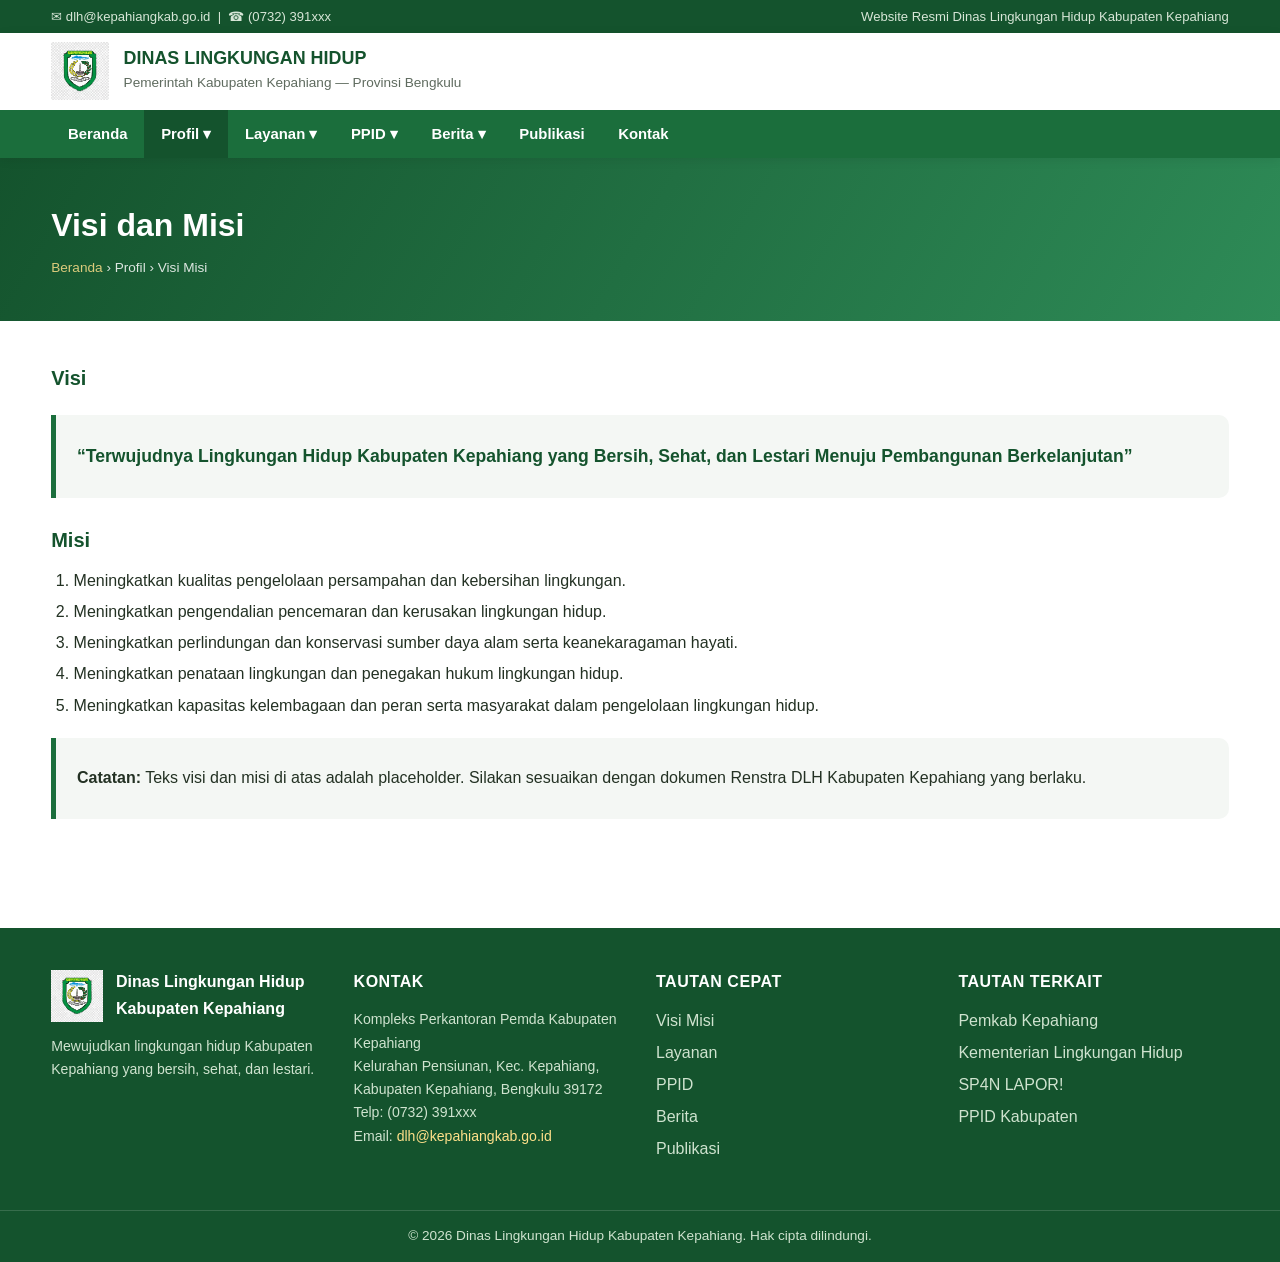
<file: profil-visi-misi.html>
<!DOCTYPE html>
<html lang="id">
<head>
<meta charset="UTF-8">
<meta name="viewport" content="width=device-width, initial-scale=1.0">
<title>Visi Misi — Dinas Lingkungan Hidup Kabupaten Kepahiang</title>
<meta name="description" content="Website resmi Dinas Lingkungan Hidup Kabupaten Kepahiang — informasi layanan, berita, dan publikasi lingkungan hidup.">
<link rel="icon" type="image/svg+xml" href="assets/img/logo.svg">
<link rel="stylesheet" href="css/style.css">
</head>
<body>
<div class="topbar">
  <div class="container">
    <span>&#9993; dlh@kepahiangkab.go.id &nbsp;|&nbsp; &#9742; (0732) 391xxx</span>
    <span>Website Resmi Dinas Lingkungan Hidup Kabupaten Kepahiang</span>
  </div>
</div>
<header class="site">
  <div class="container brandbar">
    <img src="assets/img/logo.svg" alt="Logo Dinas Lingkungan Hidup Kabupaten Kepahiang">
    <div class="nama">
      <b>DINAS LINGKUNGAN HIDUP</b>
      <span>Pemerintah Kabupaten Kepahiang &mdash; Provinsi Bengkulu</span>
    </div>
  </div>
  <nav class="utama"><button id="tglMobile">&#9776; MENU</button><div class="container"><ul><li><a href="index.html">Beranda</a></li><li><a href="#" class="aktif">Profil &#9662;</a><ul><li><a href="profil-visi-misi.html">Visi Misi</a></li><li><a href="profil-tugas-fungsi.html">Tugas dan Fungsi</a></li><li><a href="profil-struktur.html">Struktur Organisasi</a></li><li><a href="profil-kepala-dinas.html">Profil Kepala Dinas</a></li></ul></li><li><a href="#">Layanan &#9662;</a><ul><li><a href="layanan.html#persetujuan">Persetujuan Lingkungan</a></li><li><a href="layanan.html#pengaduan">Pengaduan Lingkungan</a></li><li><a href="layanan.html#sampah">Pengelolaan Sampah</a></li><li><a href="layanan.html#laboratorium">Laboratorium Lingkungan</a></li><li><a href="layanan.html#adipura">Adipura &amp; Adiwiyata</a></li></ul></li><li><a href="#">PPID &#9662;</a><ul><li><a href="ppid.html#profil">Profil PPID</a></li><li><a href="ppid.html#dip">Daftar Informasi Publik</a></li><li><a href="ppid.html#prosedur">Prosedur Permohonan Informasi</a></li><li><a href="ppid.html#keberatan">Pengajuan Keberatan</a></li></ul></li><li><a href="#">Berita &#9662;</a><ul><li><a href="berita.html#berita">Berita</a></li><li><a href="berita.html#pengumuman">Pengumuman</a></li><li><a href="berita.html#agenda">Agenda</a></li><li><a href="berita.html#artikel">Artikel</a></li></ul></li><li><a href="publikasi.html">Publikasi</a></li><li><a href="kontak.html">Kontak</a></li></ul></div></nav>
</header>
<div class="kepala-halaman"><div class="container">
<h1>Visi dan Misi</h1>
<div class="remah"><a href="index.html">Beranda</a> &rsaquo; Profil › Visi Misi</div>
</div></div>
<div class="container konten">
<h2>Visi</h2>
<div class="kotak"><p style="font-size:1.1rem;font-weight:600;color:var(--hijau-tua)">&ldquo;Terwujudnya Lingkungan Hidup Kabupaten Kepahiang yang Bersih, Sehat, dan Lestari Menuju Pembangunan Berkelanjutan&rdquo;</p></div>
<h2>Misi</h2>
<ol><li>Meningkatkan kualitas pengelolaan persampahan dan kebersihan lingkungan.</li><li>Meningkatkan pengendalian pencemaran dan kerusakan lingkungan hidup.</li><li>Meningkatkan perlindungan dan konservasi sumber daya alam serta keanekaragaman hayati.</li><li>Meningkatkan penataan lingkungan dan penegakan hukum lingkungan hidup.</li><li>Meningkatkan kapasitas kelembagaan dan peran serta masyarakat dalam pengelolaan lingkungan hidup.</li></ol>
<div class="kotak"><p><b>Catatan:</b> Teks visi dan misi di atas adalah placeholder. Silakan sesuaikan dengan dokumen Renstra DLH Kabupaten Kepahiang yang berlaku.</p></div>
</div>
<footer class="site">
  <div class="container footer-grid">
    <div>
      <div class="brand"><img src="assets/img/logo.svg" alt="Logo DLH">
        <b style="color:#fff">Dinas Lingkungan Hidup<br>Kabupaten Kepahiang</b></div>
      <p style="font-size:.88rem">Mewujudkan lingkungan hidup Kabupaten Kepahiang yang bersih, sehat, dan lestari.</p>
    </div>
    <div>
      <h4>Kontak</h4>
      <p style="font-size:.88rem">Kompleks Perkantoran Pemda Kabupaten Kepahiang<br>Kelurahan Pensiunan, Kec. Kepahiang, Kabupaten Kepahiang, Bengkulu 39172<br>Telp: (0732) 391xxx<br>Email: <a href="mailto:dlh@kepahiangkab.go.id">dlh@kepahiangkab.go.id</a></p>
    </div>
    <div>
      <h4>Tautan Cepat</h4>
      <ul>
        <li><a href="profil-visi-misi.html">Visi Misi</a></li>
        <li><a href="layanan.html">Layanan</a></li>
        <li><a href="ppid.html">PPID</a></li>
        <li><a href="berita.html">Berita</a></li>
        <li><a href="publikasi.html">Publikasi</a></li>
      </ul>
    </div>
    <div>
      <h4>Tautan Terkait</h4>
      <ul>
        <li><a href="https://kepahiangkab.go.id" target="_blank" rel="noopener">Pemkab Kepahiang</a></li>
        <li><a href="https://kemenlh.go.id" target="_blank" rel="noopener">Kementerian Lingkungan Hidup</a></li>
        <li><a href="https://www.lapor.go.id" target="_blank" rel="noopener">SP4N LAPOR!</a></li>
        <li><a href="https://ppid.kepahiangkab.go.id" target="_blank" rel="noopener">PPID Kabupaten</a></li>
      </ul>
    </div>
  </div>
  <div class="copyright">&copy; 2026 Dinas Lingkungan Hidup Kabupaten Kepahiang. Hak cipta dilindungi.</div>
</footer>
<script src="js/script.js"></script>
</body>
</html>
</file>
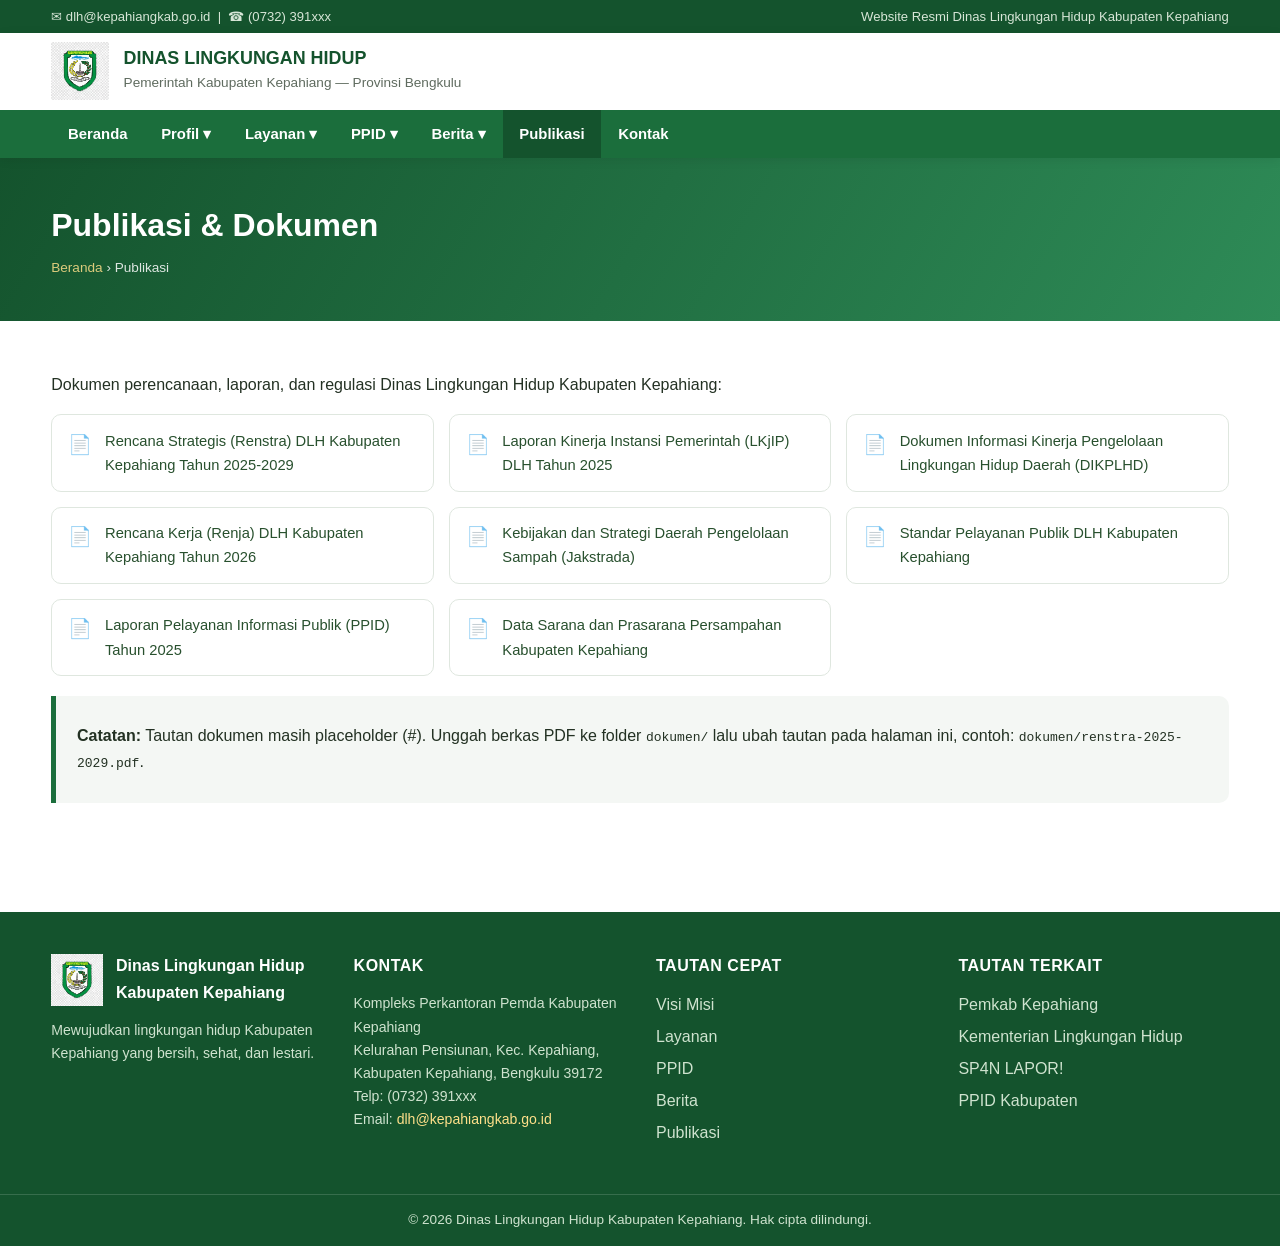
<file: publikasi.html>
<!DOCTYPE html>
<html lang="id">
<head>
<meta charset="UTF-8">
<meta name="viewport" content="width=device-width, initial-scale=1.0">
<title>Publikasi — Dinas Lingkungan Hidup Kabupaten Kepahiang</title>
<meta name="description" content="Website resmi Dinas Lingkungan Hidup Kabupaten Kepahiang — informasi layanan, berita, dan publikasi lingkungan hidup.">
<link rel="icon" type="image/svg+xml" href="assets/img/logo.svg">
<link rel="stylesheet" href="css/style.css">
</head>
<body>
<div class="topbar">
  <div class="container">
    <span>&#9993; dlh@kepahiangkab.go.id &nbsp;|&nbsp; &#9742; (0732) 391xxx</span>
    <span>Website Resmi Dinas Lingkungan Hidup Kabupaten Kepahiang</span>
  </div>
</div>
<header class="site">
  <div class="container brandbar">
    <img src="assets/img/logo.svg" alt="Logo Dinas Lingkungan Hidup Kabupaten Kepahiang">
    <div class="nama">
      <b>DINAS LINGKUNGAN HIDUP</b>
      <span>Pemerintah Kabupaten Kepahiang &mdash; Provinsi Bengkulu</span>
    </div>
  </div>
  <nav class="utama"><button id="tglMobile">&#9776; MENU</button><div class="container"><ul><li><a href="index.html">Beranda</a></li><li><a href="#">Profil &#9662;</a><ul><li><a href="profil-visi-misi.html">Visi Misi</a></li><li><a href="profil-tugas-fungsi.html">Tugas dan Fungsi</a></li><li><a href="profil-struktur.html">Struktur Organisasi</a></li><li><a href="profil-kepala-dinas.html">Profil Kepala Dinas</a></li></ul></li><li><a href="#">Layanan &#9662;</a><ul><li><a href="layanan.html#persetujuan">Persetujuan Lingkungan</a></li><li><a href="layanan.html#pengaduan">Pengaduan Lingkungan</a></li><li><a href="layanan.html#sampah">Pengelolaan Sampah</a></li><li><a href="layanan.html#laboratorium">Laboratorium Lingkungan</a></li><li><a href="layanan.html#adipura">Adipura &amp; Adiwiyata</a></li></ul></li><li><a href="#">PPID &#9662;</a><ul><li><a href="ppid.html#profil">Profil PPID</a></li><li><a href="ppid.html#dip">Daftar Informasi Publik</a></li><li><a href="ppid.html#prosedur">Prosedur Permohonan Informasi</a></li><li><a href="ppid.html#keberatan">Pengajuan Keberatan</a></li></ul></li><li><a href="#">Berita &#9662;</a><ul><li><a href="berita.html#berita">Berita</a></li><li><a href="berita.html#pengumuman">Pengumuman</a></li><li><a href="berita.html#agenda">Agenda</a></li><li><a href="berita.html#artikel">Artikel</a></li></ul></li><li><a href="publikasi.html" class="aktif">Publikasi</a></li><li><a href="kontak.html">Kontak</a></li></ul></div></nav>
</header>
<div class="kepala-halaman"><div class="container">
<h1>Publikasi &amp; Dokumen</h1>
<div class="remah"><a href="index.html">Beranda</a> &rsaquo; Publikasi</div>
</div></div>
<div class="container konten">
<p>Dokumen perencanaan, laporan, dan regulasi Dinas Lingkungan Hidup Kabupaten Kepahiang:</p>
<div class="pub-grid" style="margin-top:1rem"><a href="#">Rencana Strategis (Renstra) DLH Kabupaten Kepahiang Tahun 2025-2029</a><a href="#">Laporan Kinerja Instansi Pemerintah (LKjIP) DLH Tahun 2025</a><a href="#">Dokumen Informasi Kinerja Pengelolaan Lingkungan Hidup Daerah (DIKPLHD)</a><a href="#">Rencana Kerja (Renja) DLH Kabupaten Kepahiang Tahun 2026</a><a href="#">Kebijakan dan Strategi Daerah Pengelolaan Sampah (Jakstrada)</a><a href="#">Standar Pelayanan Publik DLH Kabupaten Kepahiang</a><a href="#">Laporan Pelayanan Informasi Publik (PPID) Tahun 2025</a><a href="#">Data Sarana dan Prasarana Persampahan Kabupaten Kepahiang</a></div>
<div class="kotak"><p><b>Catatan:</b> Tautan dokumen masih placeholder (#). Unggah berkas PDF ke folder <code>dokumen/</code> lalu ubah tautan pada halaman ini, contoh: <code>dokumen/renstra-2025-2029.pdf</code>.</p></div>
</div>
<footer class="site">
  <div class="container footer-grid">
    <div>
      <div class="brand"><img src="assets/img/logo.svg" alt="Logo DLH">
        <b style="color:#fff">Dinas Lingkungan Hidup<br>Kabupaten Kepahiang</b></div>
      <p style="font-size:.88rem">Mewujudkan lingkungan hidup Kabupaten Kepahiang yang bersih, sehat, dan lestari.</p>
    </div>
    <div>
      <h4>Kontak</h4>
      <p style="font-size:.88rem">Kompleks Perkantoran Pemda Kabupaten Kepahiang<br>Kelurahan Pensiunan, Kec. Kepahiang, Kabupaten Kepahiang, Bengkulu 39172<br>Telp: (0732) 391xxx<br>Email: <a href="mailto:dlh@kepahiangkab.go.id">dlh@kepahiangkab.go.id</a></p>
    </div>
    <div>
      <h4>Tautan Cepat</h4>
      <ul>
        <li><a href="profil-visi-misi.html">Visi Misi</a></li>
        <li><a href="layanan.html">Layanan</a></li>
        <li><a href="ppid.html">PPID</a></li>
        <li><a href="berita.html">Berita</a></li>
        <li><a href="publikasi.html">Publikasi</a></li>
      </ul>
    </div>
    <div>
      <h4>Tautan Terkait</h4>
      <ul>
        <li><a href="https://kepahiangkab.go.id" target="_blank" rel="noopener">Pemkab Kepahiang</a></li>
        <li><a href="https://kemenlh.go.id" target="_blank" rel="noopener">Kementerian Lingkungan Hidup</a></li>
        <li><a href="https://www.lapor.go.id" target="_blank" rel="noopener">SP4N LAPOR!</a></li>
        <li><a href="https://ppid.kepahiangkab.go.id" target="_blank" rel="noopener">PPID Kabupaten</a></li>
      </ul>
    </div>
  </div>
  <div class="copyright">&copy; 2026 Dinas Lingkungan Hidup Kabupaten Kepahiang. Hak cipta dilindungi.</div>
</footer>
<script src="js/script.js"></script>
</body>
</html>
</file>
<file: css/style.css>
/* ====== Website DLH Kabupaten Kepahiang ====== */
:root{
  --hijau-tua:#14532d; --hijau:#1b6e3c; --hijau-muda:#2e8b57;
  --krem:#f4f7f4; --kuning:#f5b301; --abu:#5f6b5f; --garis:#dfe7df;
}
*{margin:0;padding:0;box-sizing:border-box}
html{scroll-behavior:smooth;scroll-padding-top:110px}
body{font-family:'Segoe UI',Arial,Helvetica,sans-serif;color:#233123;background:#fff;line-height:1.65}
img{max-width:100%;display:block}
a{color:var(--hijau);text-decoration:none}
.container{width:min(1180px,92%);margin:0 auto}

/* ---- topbar ---- */
.topbar{background:var(--hijau-tua);color:#d7e6d7;font-size:.82rem;padding:.35rem 0}
.topbar .container{display:flex;justify-content:space-between;gap:1rem;flex-wrap:wrap}
.topbar a{color:#fff}

/* ---- header ---- */
header.site{position:sticky;top:0;z-index:100;background:#fff;box-shadow:0 2px 10px rgba(0,0,0,.08)}
.brandbar{display:flex;align-items:center;gap:.9rem;padding:.6rem 0}
.brandbar img{width:58px;height:58px}
.brandbar .nama b{display:block;font-size:1.12rem;color:var(--hijau-tua);line-height:1.25}
.brandbar .nama span{font-size:.85rem;color:var(--abu)}
nav.utama{background:var(--hijau)}
nav.utama ul{list-style:none;display:flex;flex-wrap:wrap}
nav.utama>div>ul>li{position:relative}
nav.utama a{display:block;color:#fff;padding:.72rem 1.05rem;font-size:.93rem;font-weight:600}
nav.utama>div>ul>li:hover>a,nav.utama a.aktif{background:var(--hijau-tua)}
nav.utama li ul{display:none;position:absolute;left:0;top:100%;background:#fff;min-width:250px;box-shadow:0 8px 20px rgba(0,0,0,.15);border-top:3px solid var(--kuning)}
nav.utama li:hover>ul{display:block}
nav.utama li ul a{color:#28502e;padding:.6rem 1rem;border-bottom:1px solid var(--garis);font-weight:500}
nav.utama li ul a:hover{background:var(--krem);color:var(--hijau-tua)}
#tglMobile{display:none;background:var(--hijau);color:#fff;border:0;width:100%;padding:.65rem;font-size:1rem;font-weight:700;cursor:pointer}

/* ---- hero slider ---- */
.hero{position:relative;overflow:hidden;background:#0e2f1c}
.hero .slide{display:none;position:relative}
.hero .slide.tampil{display:block;animation:fadein .6s}
@keyframes fadein{from{opacity:.3}to{opacity:1}}
.hero .slide img{width:100%;height:clamp(300px,52vw,540px);object-fit:cover}
.hero .ket{position:absolute;left:0;right:0;bottom:0;padding:2.2rem 0 1.6rem;background:linear-gradient(transparent,rgba(6,32,17,.92))}
.hero .ket h2{color:#fff;font-size:clamp(1.05rem,2.4vw,1.7rem);max-width:60ch;text-shadow:0 2px 6px rgba(0,0,0,.5)}
.hero .ket a.detail{display:inline-block;margin-top:.6rem;background:var(--kuning);color:#3c2f00;padding:.4rem 1.1rem;border-radius:99px;font-size:.85rem;font-weight:700}
.hero button.nav{position:absolute;top:50%;transform:translateY(-50%);background:rgba(255,255,255,.85);border:0;width:42px;height:42px;border-radius:50%;font-size:1.2rem;cursor:pointer;color:var(--hijau-tua)}
.hero button.prev{left:14px}.hero button.next{right:14px}
.hero .titik{position:absolute;bottom:12px;left:50%;transform:translateX(-50%);display:flex;gap:8px}
.hero .titik button{width:11px;height:11px;border-radius:50%;border:0;background:rgba(255,255,255,.5);cursor:pointer}
.hero .titik button.on{background:var(--kuning)}

/* ---- strip ---- */
.strip{background:var(--kuning);color:#3c2f00;font-weight:600;text-align:center;padding:.55rem 1rem;font-size:.95rem}

/* ---- section umum ---- */
section.blok{padding:3rem 0}
section.blok.krem{background:var(--krem)}
.judul-blok{text-align:center;margin-bottom:2rem}
.judul-blok h2{color:var(--hijau-tua);font-size:clamp(1.3rem,3vw,1.8rem);text-transform:uppercase;letter-spacing:.5px}
.judul-blok::after{content:"";display:block;width:90px;height:4px;background:var(--kuning);margin:.6rem auto 0;border-radius:2px}

/* ---- layanan ---- */
.layanan-grid{display:grid;grid-template-columns:repeat(auto-fit,minmax(150px,1fr));gap:1.2rem}
.layanan-grid a{background:#fff;border:1px solid var(--garis);border-radius:14px;padding:1.3rem .8rem;text-align:center;transition:.2s;color:#28502e;font-weight:600;font-size:.92rem}
.layanan-grid a:hover{transform:translateY(-5px);box-shadow:0 10px 22px rgba(20,83,45,.18);border-color:var(--hijau-muda)}
.layanan-grid img{width:64px;margin:0 auto .7rem}

/* ---- berita tabs ---- */
.tabs{display:flex;flex-wrap:wrap;gap:.4rem;justify-content:center;margin-bottom:1.6rem}
.tabs button{border:1px solid var(--hijau);background:#fff;color:var(--hijau);padding:.45rem 1.2rem;border-radius:99px;font-weight:700;cursor:pointer;font-size:.9rem}
.tabs button.on{background:var(--hijau);color:#fff}
.kartu-grid{display:grid;grid-template-columns:repeat(auto-fill,minmax(255px,1fr));gap:1.4rem}
.kartu{background:#fff;border:1px solid var(--garis);border-radius:14px;overflow:hidden;transition:.2s;display:flex;flex-direction:column}
.kartu:hover{box-shadow:0 12px 26px rgba(20,83,45,.16);transform:translateY(-4px)}
.kartu img{height:160px;object-fit:cover;width:100%}
.kartu .isi{padding:1rem 1.1rem 1.2rem;display:flex;flex-direction:column;gap:.45rem;flex:1}
.kartu .kat{align-self:flex-start;background:var(--krem);color:var(--hijau);font-size:.72rem;font-weight:700;text-transform:uppercase;padding:.15rem .6rem;border-radius:99px;letter-spacing:.5px}
.kartu h3{font-size:.98rem;line-height:1.45}
.kartu h3 a{color:#233123}
.kartu h3 a:hover{color:var(--hijau)}
.kartu time{font-size:.8rem;color:var(--abu);margin-top:auto}
.tengah{text-align:center;margin-top:1.8rem}
.tombol{display:inline-block;background:var(--hijau);color:#fff;padding:.6rem 1.6rem;border-radius:99px;font-weight:700}
.tombol:hover{background:var(--hijau-tua)}
.tombol.garis{background:#fff;color:var(--hijau);border:2px solid var(--hijau)}

/* ---- publikasi ---- */
.pub-grid{display:grid;grid-template-columns:repeat(auto-fill,minmax(300px,1fr));gap:.9rem}
.pub-grid a{display:flex;gap:.8rem;align-items:flex-start;background:#fff;border:1px solid var(--garis);border-radius:10px;padding:.85rem 1rem;color:#28502e;font-size:.92rem;font-weight:500}
.pub-grid a:hover{border-color:var(--hijau-muda);box-shadow:0 6px 14px rgba(20,83,45,.12)}
.pub-grid a::before{content:"📄";font-size:1.2rem}

/* ---- konten halaman dalam ---- */
.kepala-halaman{background:linear-gradient(120deg,var(--hijau-tua),var(--hijau-muda));color:#fff;padding:2.6rem 0}
.kepala-halaman h1{font-size:clamp(1.4rem,3vw,2rem)}
.kepala-halaman .remah{font-size:.85rem;opacity:.85;margin-top:.3rem}
.kepala-halaman .remah a{color:#ffe08a}
.konten{padding:2.6rem 0}
.konten h2{color:var(--hijau-tua);margin:1.6rem 0 .7rem;font-size:1.25rem}
.konten h2:first-child{margin-top:0}
.konten p{margin:.6rem 0}
.konten ul,.konten ol{margin:.6rem 0 .6rem 1.4rem}
.konten li{margin:.3rem 0}
.kotak{background:var(--krem);border-left:5px solid var(--hijau);border-radius:0 10px 10px 0;padding:1.1rem 1.3rem;margin:1.2rem 0}
.dua-kolom{display:grid;grid-template-columns:280px 1fr;gap:2rem;align-items:start}
.dua-kolom img.foto{border-radius:14px;box-shadow:0 10px 24px rgba(0,0,0,.15)}
table.data{width:100%;border-collapse:collapse;margin:1rem 0;font-size:.92rem}
table.data th{background:var(--hijau);color:#fff;text-align:left}
table.data th,table.data td{border:1px solid var(--garis);padding:.55rem .8rem}
table.data tr:nth-child(even){background:var(--krem)}
.langkah{counter-reset:l;display:grid;gap:.9rem;margin:1rem 0}
.langkah div{position:relative;background:#fff;border:1px solid var(--garis);border-radius:10px;padding:.9rem 1rem .9rem 3.4rem}
.langkah div::before{counter-increment:l;content:counter(l);position:absolute;left:.9rem;top:.8rem;width:1.9rem;height:1.9rem;border-radius:50%;background:var(--hijau);color:#fff;display:flex;align-items:center;justify-content:center;font-weight:700}

/* ---- daftar berita ---- */
.daftar-berita{display:grid;gap:1.1rem}
.item-berita{display:grid;grid-template-columns:210px 1fr;gap:1.1rem;background:#fff;border:1px solid var(--garis);border-radius:12px;overflow:hidden}
.item-berita img{height:100%;min-height:130px;object-fit:cover}
.item-berita .isi{padding:.9rem 1.1rem .9rem 0}
.item-berita h3{font-size:1.02rem;margin:.15rem 0 .35rem}
.item-berita p{font-size:.9rem;color:var(--abu)}

/* ---- kontak ---- */
.kontak-grid{display:grid;grid-template-columns:repeat(auto-fit,minmax(260px,1fr));gap:1.4rem}
.kontak-grid .kartu-kontak{background:#fff;border:1px solid var(--garis);border-radius:14px;padding:1.4rem}
.kontak-grid h3{color:var(--hijau-tua);margin-bottom:.5rem}
.peta{border:0;width:100%;height:340px;border-radius:14px;margin-top:1.6rem}

/* ---- footer ---- */
footer.site{background:var(--hijau-tua);color:#cfe3cf;margin-top:3rem}
.footer-grid{display:grid;grid-template-columns:repeat(auto-fit,minmax(230px,1fr));gap:2rem;padding:2.6rem 0}
footer.site h4{color:#fff;margin-bottom:.8rem;font-size:1rem;text-transform:uppercase;letter-spacing:.5px}
footer.site a{color:#ffe08a}
footer.site .brand{display:flex;gap:.8rem;align-items:center;margin-bottom:.8rem}
footer.site .brand img{width:52px}
footer.site ul{list-style:none}
footer.site ul li{margin:.35rem 0}
footer.site ul li a{color:#cfe3cf}
footer.site ul li a:hover{color:#fff}
.copyright{border-top:1px solid rgba(255,255,255,.15);text-align:center;padding:.9rem 0;font-size:.85rem}

/* ---- responsif ---- */
@media (max-width:820px){
  #tglMobile{display:block}
  nav.utama>div>ul{display:none;flex-direction:column}
  nav.utama>div>ul.buka{display:flex}
  nav.utama li ul{position:static;display:none;border-top:0}
  nav.utama li.buka>ul{display:block}
  .dua-kolom{grid-template-columns:1fr}
  .item-berita{grid-template-columns:1fr}
  .item-berita .isi{padding:0 1.1rem 1rem}
  .topbar .container{justify-content:center}
}
</file>
